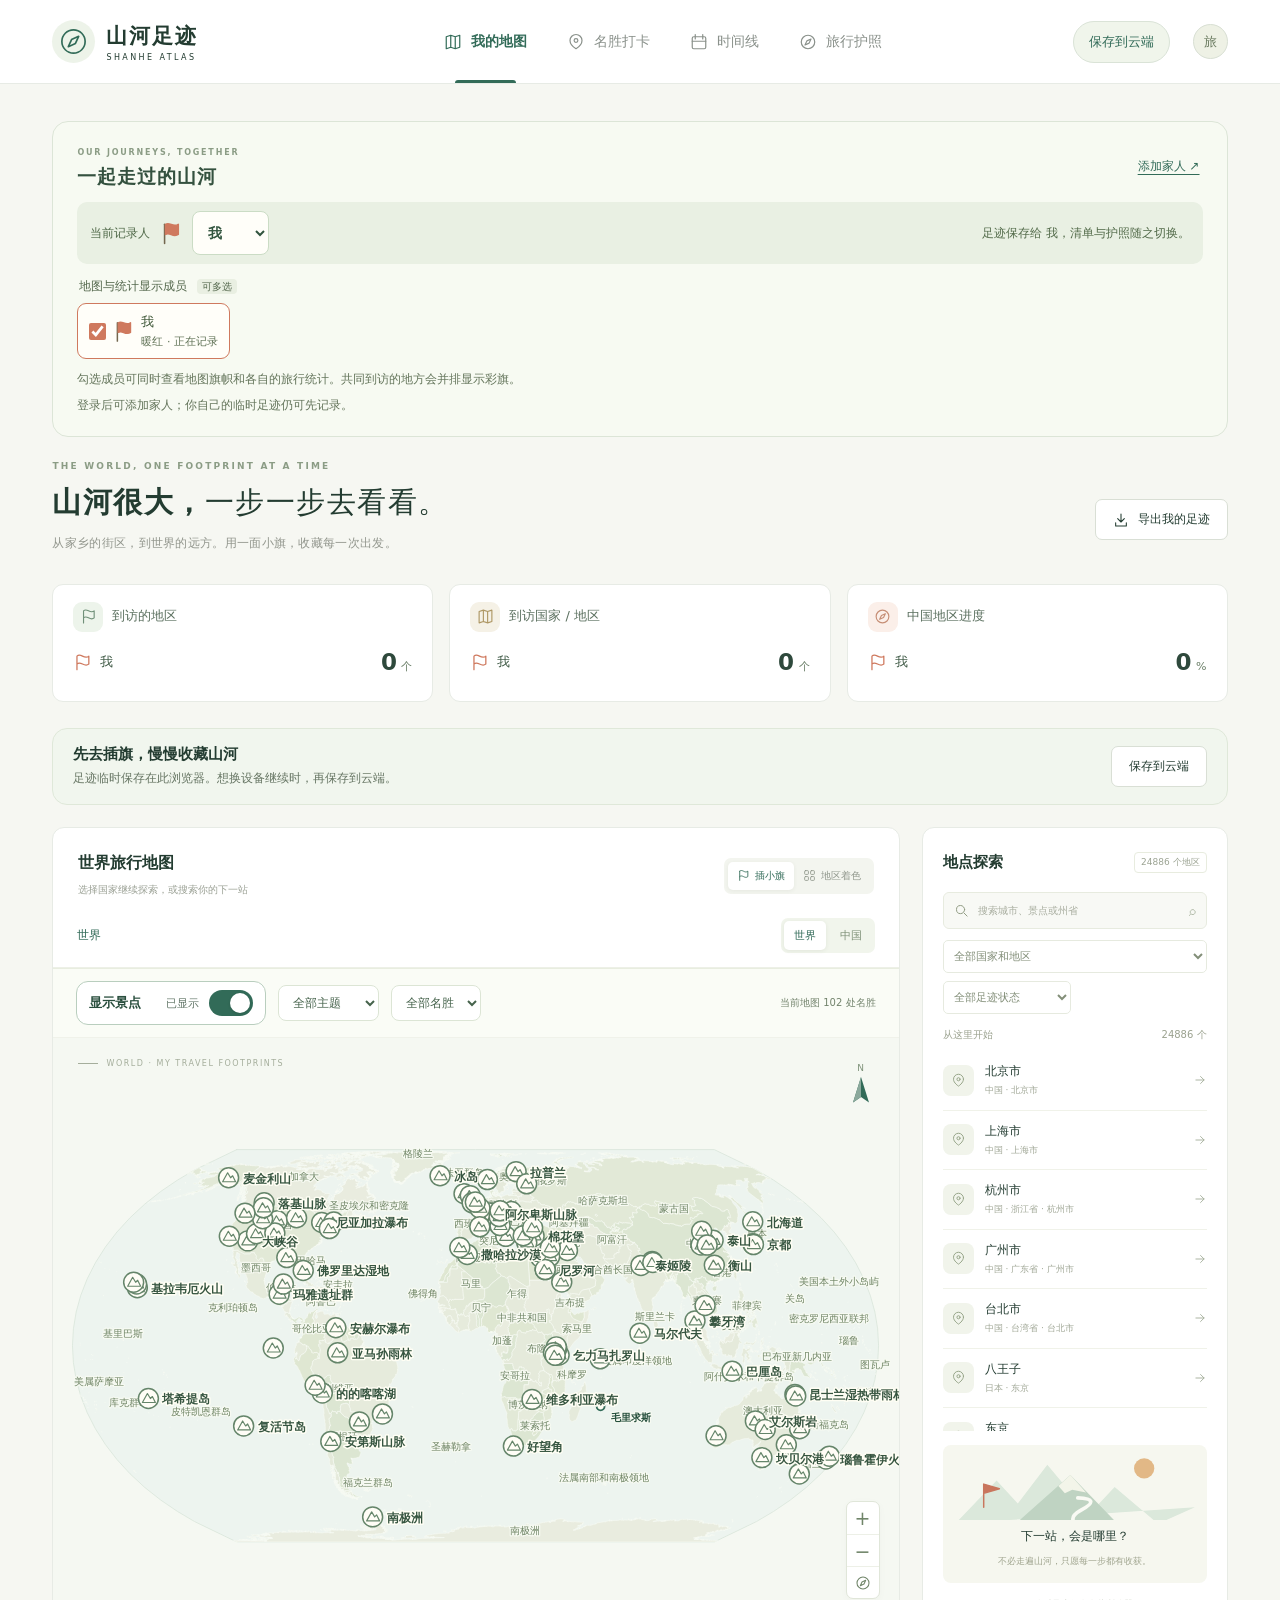
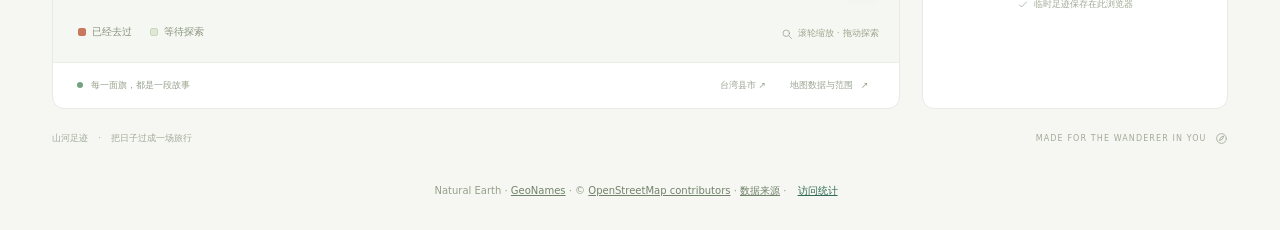
<file: index.html>
<!DOCTYPE html>
<html lang="zh-CN"><head><meta charset="UTF-8"><meta name="viewport" content="width=device-width,initial-scale=1,viewport-fit=cover,interactive-widget=resizes-content"><meta name="theme-color" content="#326b58"><meta name="description" content="把走过的路留在山河之间。在世界地图标记去过的地区，记录第一次到访的日子。"><title>山河足迹 · 我的世界旅行地图</title><link rel="preload" as="fetch" href="assets/geo/world.geo.json?v=20261029-us-incorporated" crossorigin fetchpriority="high"><link rel="preload" as="fetch" href="assets/geo/world-france-parts.geo.json?v=20261029-us-incorporated" crossorigin fetchpriority="high"><link rel="stylesheet" href="style.css?v=20261101-visitors"><link rel="stylesheet" href="mobile.css?v=20261029-timeline-entry"><script src="assets/d3.min.js" defer></script><link rel="stylesheet" href="cloud.css?v=20261030-email-code"><script src="assets/supabase-2.118.0.js" defer></script><script src="cloud-config.js?v=20261022-230" defer></script><script src="visitor-analytics.js?v=20261101-visitors" defer></script><script src="cloud-store.js?v=20261028-landmarks" defer></script><script src="region-migration.js?v=20261022-230" defer></script><script src="region-model.js?v=20261029-us-incorporated" defer></script><script src="guest-store.js?v=20261028-prefectures" defer></script><script src="supabase-provider.js?v=20261030-email-code" defer></script><script src="prefecture-migration.js?v=20261028-prefectures" defer></script><script src="cloud-ui.js?v=20261101-visitors" defer></script><script src="landmark-catalog.js?v=20261028-travel100" defer></script><script src="landmark-model.js?v=20261029-world-wuyue" defer></script><script src="landmark-store.js?v=20261028-landmarks" defer></script><script src="landmark-ui.js?v=20261029-timeline-entry" defer></script><script src="landmark-map.js?v=20261029-landmark-find" defer></script><script src="family-store.js?v=20261030-email-code" defer></script><script src="family-ui.js?v=20261029-family-summary" defer></script><script src="family-adapter.js?v=20261028-family" defer></script><script src="family-map-model.js?v=20261028-family" defer></script><link rel="stylesheet" href="family.css?v=20261029-family-summary"><script src="city-catalog.js?v=20261029-us-incorporated" defer></script><script src="map-data-loader.js?v=20261127-japan-cities" defer></script><script src="app.js?v=20261101-country-label" defer></script><link rel="stylesheet" href="world.css?v=20261101-country-label"><link rel="stylesheet" href="landmarks.css?v=20261028-travel100"><link rel="stylesheet" href="landmark-map.css?v=20261029-visibility-switch"><link rel="stylesheet" href="prefecture.css?v=20261028-prefectures"></head>
<body>
<svg class="icon-defs" aria-hidden="true"><defs>
<symbol id="i-compass" viewBox="0 0 24 24"><circle cx="12" cy="12" r="9"/><path d="m16 8-2.5 5.5L8 16l2.5-5.5Z"/></symbol>
<symbol id="i-map" viewBox="0 0 24 24"><path d="m3 5 6-2 6 2 6-2v16l-6 2-6-2-6 2Zm6-2v16m6-14v16"/></symbol>
<symbol id="i-flag" viewBox="0 0 24 24"><path d="M5 21V4m0 0c5-5 9 5 15 0v10c-6 5-10-5-15 0"/></symbol>
<symbol id="i-grid" viewBox="0 0 24 24"><rect x="3" y="3" width="7" height="7" rx="1.5"/><rect x="14" y="3" width="7" height="7" rx="1.5"/><rect x="3" y="14" width="7" height="7" rx="1.5"/><rect x="14" y="14" width="7" height="7" rx="1.5"/></symbol>
<symbol id="i-chart" viewBox="0 0 24 24"><path d="M4 20V10m8 10V4m8 16v-7"/></symbol>
<symbol id="i-search" viewBox="0 0 24 24"><circle cx="10.5" cy="10.5" r="6.5"/><path d="m16 16 5 5"/></symbol>
<symbol id="i-arrow" viewBox="0 0 24 24"><path d="M5 12h14m-6-6 6 6-6 6"/></symbol>
<symbol id="i-pin" viewBox="0 0 24 24"><path d="M20 10c0 6-8 11-8 11S4 16 4 10a8 8 0 1 1 16 0Z"/><circle cx="12" cy="10" r="2.5"/></symbol>
<symbol id="i-download" viewBox="0 0 24 24"><path d="M12 3v12m-5-5 5 5 5-5M4 16v5h16v-5"/></symbol>
<symbol id="i-calendar" viewBox="0 0 24 24"><rect x="3" y="5" width="18" height="16" rx="2"/><path d="M7 2v6m10-6v6M3 11h18"/></symbol>
<symbol id="i-check" viewBox="0 0 24 24"><path d="m5 12 4 4L19 6"/></symbol>
<symbol id="i-close" viewBox="0 0 24 24"><path d="m6 6 12 12M6 18 18 6"/></symbol>
</defs></svg>
<header class="topbar"><a class="brand" href="./" aria-label="山河足迹首页"><span class="brand-icon"><svg><use href="#i-compass"/></svg></span><span>山河足迹<small>SHANHE ATLAS</small></span></a><nav aria-label="主导航"><button class="nav-item active" data-view="map"><svg><use href="#i-map"/></svg>我的地图</button><button class="nav-item" data-view="landmarks"><svg><use href="#i-pin"/></svg>名胜打卡</button><button class="nav-item" data-view="stats"><svg><use href="#i-calendar"/></svg>时间线</button><button class="nav-item" data-view="passport"><svg><use href="#i-compass"/></svg>旅行护照</button></nav><div class="top-right"><button type="button" class="cloud-account-button" id="cloud-account-btn" aria-haspopup="dialog">保存到云端</button><button class="avatar" id="help-btn" aria-label="使用说明">旅</button></div></header>
<main>
<section id="family-panel"></section>
<section class="welcome"><div><div class="eyebrow">THE WORLD, ONE FOOTPRINT AT A TIME</div><h1>山河很大，<span>一步一步去看看。</span></h1><p>从家乡的街区，到世界的远方。用一面小旗，收藏每一次出发。</p></div><button class="button secondary export-btn" id="export-btn" aria-label="导出我的足迹"><svg><use href="#i-download"/></svg>导出我的足迹</button></section>
<section class="summary family-summary" aria-label="旅行概览">
  <div class="stat-card">
    <div class="summary-card-heading"><span class="stat-icon mint" aria-hidden="true"><svg><use href="#i-flag"/></svg></span><h2 class="stat-label" id="summary-regions-heading">到访的地区</h2></div>
    <ul class="summary-members" id="summary-regions" aria-labelledby="summary-regions-heading"></ul>
  </div>
  <div class="stat-card">
    <div class="summary-card-heading"><span class="stat-icon sand" aria-hidden="true"><svg><use href="#i-map"/></svg></span><h2 class="stat-label" id="summary-countries-heading" title="合并每位成员的城市、地区与已到访景点；同一国家／地区只计一次">到访国家 / 地区</h2></div>
    <ul class="summary-members" id="summary-countries" aria-labelledby="summary-countries-heading"></ul>
  </div>
  <div class="stat-card">
    <div class="summary-card-heading"><span class="stat-icon peach" aria-hidden="true"><svg><use href="#i-compass"/></svg></span><h2 class="stat-label" id="summary-progress-heading">中国地区进度</h2></div>
    <ul class="summary-members" id="summary-progress" aria-labelledby="summary-progress-heading"></ul>
  </div>
  <p id="summary-empty" class="summary-empty" hidden>请在上方勾选成员，查看各自的旅行统计。</p>
</section>
<section class="cloud-banner" id="cloud-banner" aria-labelledby="cloud-heading"><div><h2 id="cloud-heading">先去插旗，慢慢收藏山河</h2><p id="cloud-description">足迹临时保存在此浏览器。想换设备继续时，再保存到云端。</p></div><button class="button secondary" id="cloud-banner-action" type="button">保存到云端</button></section>
<div class="workspace" id="map-view"><button class="mobile-search" id="open-city-picker" aria-haspopup="dialog"><svg><use href="#i-search"/></svg><span>搜索城市或景点，记录足迹</span><span class="search-action">去插旗</span></button><section class="map-card"><div class="map-toolbar"><div><h2 id="map-heading">世界旅行地图</h2><p id="map-description">选择国家继续探索，或搜索你的下一站</p></div><div class="mode-switch" aria-label="地图标记方式"><button id="flag-mode" class="active" aria-pressed="true"><svg><use href="#i-flag"/></svg>插小旗</button><button id="fill-mode" aria-pressed="false"><svg><use href="#i-grid"/></svg>地区着色</button></div></div><div class="map-navigation"><div id="map-breadcrumb" class="map-breadcrumb" aria-label="地图层级"></div><div class="scope-shortcuts"><button id="world-shortcut">世界</button><button id="china-shortcut">中国</button></div></div><div class="landmark-map-controls" aria-label="名胜地图筛选"><label class="landmark-visibility-switch"><input type="checkbox" role="switch" id="landmark-map-toggle" aria-label="显示景点" checked><span class="landmark-switch-label">显示景点</span><span class="landmark-switch-state" aria-hidden="true"><span class="when-visible">已显示</span><span class="when-hidden">已隐藏</span></span><span class="landmark-switch-track" aria-hidden="true"></span></label><select id="landmark-map-theme" aria-label="名胜主题"><option value="all">全部主题</option></select><select id="landmark-map-status" aria-label="名胜到访状态"><option value="all">全部名胜</option><option value="visited">已去过</option><option value="wish">想去</option><option value="unvisited">未去过</option></select><small id="landmark-map-count" aria-live="polite"></small></div><div class="map-focus-row" id="map-focus-row" hidden><label for="map-region-focus">定位地区</label><select id="map-region-focus"><option value="">完整地图</option></select></div><div id="startup-status" class="map-startup-status" role="status" hidden></div><div class="map-stage" id="map-stage"><div class="map-loading" id="map-loading">正在展开山河地图…</div><svg id="china-map" viewBox="0 0 1000 740" role="img" aria-label="世界旅行足迹交互地图"></svg><button class="map-touch-toggle" id="map-touch-toggle" aria-pressed="false">拖动地图</button><div class="map-caption"><span class="caption-line"></span><span id="map-caption-text">WORLD · MY TRAVEL FOOTPRINTS</span></div><div class="compass" aria-hidden="true"><span>N</span><svg viewBox="0 0 30 48"><path d="M15 4 25 36 15 29 5 36Z" fill="#326b58"/><path d="m15 4 0 25-10 7Z" fill="#8ba99c"/></svg></div><div class="map-controls"><button id="zoom-in" aria-label="放大地图">+</button><button id="zoom-out" aria-label="缩小地图">−</button><button id="zoom-reset" aria-label="重置地图视角"><svg><use href="#i-compass"/></svg></button></div><div class="map-legend"><span><i class="legend-dot visited"></i>已经去过</span><span><i class="legend-dot"></i>等待探索</span></div><div class="mobile-map-hint" id="mobile-map-hint">轻点城市标记 · 上下滑动浏览</div><div class="map-hint"><svg><use href="#i-search"/></svg>滚轮缩放 · 拖动探索</div><div id="map-tooltip" class="map-tooltip" hidden></div></div><div class="map-footer"><span><i></i> 每一面旗，都是一段故事</span><button id="focus-taiwan" aria-label="查看台湾县市">台湾县市 ↗</button><button id="coverage-btn">地图数据与范围 <span>↗</span></button></div></section>
<aside class="city-panel" id="city-panel"><div class="panel-heading"><h2 id="picker-title">地点探索</h2><span id="total-badge">全球地区</span><button type="button" class="icon-button picker-close" id="close-city-picker" aria-label="关闭城市搜索"><svg><use href="#i-close"/></svg></button></div><label class="search-box"><svg><use href="#i-search"/></svg><input type="search" enterkeyhint="search" id="city-search" placeholder="搜索城市、景点或州省" autocomplete="off" aria-label="搜索城市或景点"><kbd>⌕</kbd></label><div class="filters"><select id="country-filter" aria-label="按国家和地区筛选"><option value="all">全部国家和地区</option></select><select id="province-filter" hidden aria-label="按省份筛选"><option value="all">全部省份</option></select><select id="status-filter" aria-label="按足迹状态筛选"><option value="all">全部足迹状态</option><option value="visited">已经去过</option><option value="unvisited">尚未到访</option></select></div><div class="list-title"><span id="list-heading">从这里开始</span><span id="result-count"></span></div><div id="city-list" class="city-list" aria-live="polite"></div><div class="journey-note"><div class="note-art" aria-hidden="true"><svg viewBox="0 0 260 90"><path d="M0 80 45 33 68 58 100 16 145 70 173 40 220 80 260 62" fill="#dbe8db"/><path d="m60 85 65-58 56 58" fill="#bfd3c2"/><path d="m112 39 13-12 17 19-15-3-8 4Z" fill="#f3f5e9"/><path d="M145 87q-30-10-8-22t-4-13" fill="none" stroke="#f9faf4" stroke-width="4"/><circle cx="205" cy="20" r="11" fill="#e2b886"/><path d="M31 62V37m0 0 17 5-17 5" fill="#c9765d" stroke="#c9765d" stroke-width="1.6"/></svg></div><h3>下一站，会是哪里？</h3><p>不必走遍山河，只愿每一步都有收获。</p></div><div class="storage-note"><svg><use href="#i-check"/></svg><span id="archive-storage-note">临时足迹保存在此浏览器</span></div></aside></div>
<section class="page-card" id="cities-view" hidden><div class="section-heading"><div class="eyebrow">YOUR FOOTPRINT COLLECTION</div><h2>走过的地方，珍藏的故事。</h2><p>每一段足迹，都有自己的初见时刻。</p></div><div id="visited-grid" class="visited-grid"></div></section>
<section class="page-card" id="stats-view" hidden><div class="section-heading"><div class="eyebrow">A LITTLE FURTHER, EVERY TIME</div><h2>初次到访时间线</h2><p>按当前记录人，回看城市和景点第一次到访的日子。点击“编辑日期”可修改，保存后按日期重新排序；未填写日期的足迹放在最后。</p></div><div class="stats-columns"><div><h3>第一次走到这里</h3><div id="timeline"></div></div><div><h3>各地探索进度</h3><div id="province-stats"></div></div></div></section>
<section id="landmarks-view" hidden></section><section id="passport-view" hidden></section><footer class="site-footer"><span>山河足迹 <span class="footer-dot">·</span> 把日子过成一场旅行</span><span>MADE FOR THE WANDERER IN YOU <svg><use href="#i-compass"/></svg></span></footer>
<div class="data-credit">Natural Earth · <a href="https://www.geonames.org/" target="_blank" rel="noopener">GeoNames</a> · © <a href="https://www.openstreetmap.org/copyright" target="_blank" rel="noopener">OpenStreetMap contributors</a> · <a href="assets/geo/world-data-sources.md" target="_blank" rel="noopener">数据来源</a> · <button type="button" id="analytics-info-button" class="analytics-footer-button" aria-haspopup="dialog">访问统计</button></div></main>
<dialog id="city-picker" aria-labelledby="picker-title"></dialog>
<dialog id="region-dialog" class="world-region-dialog" aria-labelledby="region-title"><div class="dialog-top"><span class="eyebrow">CHOOSE A CITY</span><button type="button" id="close-region" class="icon-button" aria-label="关闭城市选择"><svg><use href="#i-close"/></svg></button></div><div id="region-country" class="detail-province"></div><h2 id="region-title"></h2><p id="region-intro"></p><div id="region-search-field" class="region-search-field" hidden><label for="region-search">查找这个地区的城市</label><input id="region-search" type="search" placeholder="输入英文地名或已有中文名称" autocomplete="off"></div><div id="region-cities" class="region-cities"></div><nav id="region-pagination" class="region-pagination" aria-label="城市列表分页" hidden><button type="button" id="region-prev">上一页</button><span id="region-page-status" role="status"></span><button type="button" id="region-next">下一页</button></nav><p id="region-note" class="form-hint"></p><button type="button" id="region-legacy" class="region-legacy" hidden>整理这条省州的旧足迹</button><button type="button" id="region-focus" class="button secondary">在地图中查看这些城市 ↗</button></dialog>
<dialog id="city-dialog" aria-labelledby="detail-city"><form id="city-form"><div class="dialog-top"><span class="eyebrow">A PLACE TO REMEMBER</span><button type="button" class="icon-button" id="close-dialog" aria-label="关闭地区详情"><svg><use href="#i-close"/></svg></button></div><div class="detail-city-icon"><svg><use href="#i-pin"/></svg></div><div class="detail-province" id="detail-province"></div><h2 id="detail-city"></h2><p id="detail-member" class="family-record-owner"></p><button type="button" class="detail-map-link" id="detail-show-map">在地图中查看 ↗</button><p class="detail-subtitle">山水一程，在这里留下你的故事。</p><section id="legacy-city-choice" class="legacy-city-choice" hidden><label for="legacy-city-target">整理这条旧省州足迹</label><p>首府城市已有记录，或尚不能唯一确定首府时，原内容会单独保留。你可以选择实际去过的城市；已有足迹的城市不会被覆盖。</p><select id="legacy-city-target" aria-label="将旧省州足迹归到城市"><option value="">保留这条旧记录</option></select></section><section id="detail-county-history" class="county-history" hidden><h3>此前的县区记录</h3><p>日期和笔记完整保留，不重复插旗或计数。取消城市到访也不会删除这些历史内容。</p><div id="detail-county-history-list"></div></section><label class="visited-checkbox"><input type="checkbox" id="detail-visited"><span><svg><use href="#i-flag"/></svg>我去过这里</span></label><label class="field-label" for="detail-date">第一次到访的日子 <span>选填</span></label><input type="date" id="detail-date" class="form-input"><label class="field-label" for="detail-note">旅行记忆 <span>选填</span></label><textarea id="detail-note" maxlength="600" placeholder="一碗难忘的面，一场偶遇，或一个想再去的理由…" rows="4"></textarea><p class="form-hint">日期可以留空，记忆也可以慢慢补上。</p><p id="detail-save-status" class="detail-save-status" role="status"></p><button type="button" id="detail-reload-cloud" class="detail-reload" hidden>读取最新云端记录并重新编辑</button><div class="dialog-actions"><button type="submit" class="button primary save-button"><svg><use href="#i-check"/></svg>保存这段足迹</button><button type="button" id="remove-visit" class="remove-visit" hidden>移除这段足迹</button></div></form></dialog>
<dialog id="cloud-dialog" aria-labelledby="cloud-title"><div class="cloud-dialog-content">
<div class="dialog-top"><span class="eyebrow">YOUR STORIES, EVERYWHERE</span><button type="button" class="icon-button" id="cloud-close" aria-label="关闭云端存档"><svg><use href="#i-close"/></svg></button></div>
<h2 id="cloud-title">继续收藏你的山河</h2><p class="cloud-intro">先在地图留下足迹。想换台设备继续时，用邮箱收藏这一路的故事。</p>
<div id="cloud-auth-area"><div class="cloud-tabs" id="cloud-tabs"><button type="button" id="cloud-login-tab" aria-pressed="true">登录</button><button type="button" id="cloud-signup-tab" aria-pressed="false">注册</button></div>
<form id="cloud-auth-form"><div id="cloud-email-field"><label for="cloud-email">邮箱</label><input id="cloud-email" type="email" autocomplete="email" inputmode="email" required placeholder="你的常用邮箱"></div>
<div id="cloud-password-field"><label for="cloud-password">密码</label><input id="cloud-password" type="password" autocomplete="current-password" required minlength="1" maxlength="128" placeholder="至少 8 位密码"></div>
<div id="cloud-confirm-field" hidden><label for="cloud-password-confirm">再次输入密码</label><input id="cloud-password-confirm" type="password" autocomplete="new-password" disabled minlength="8" maxlength="128" placeholder="再输入一次，确认无误"></div>
<div id="cloud-code-field" hidden><label for="cloud-code">邮箱验证码</label><input id="cloud-code" type="text" inputmode="numeric" autocomplete="one-time-code" disabled maxlength="16" pattern="[0-9]{8}" aria-describedby="cloud-code-help" placeholder="最新邮件中的 8 位数字"><p id="cloud-code-help" class="cloud-note">在邮箱查看验证码，再回到此页面输入。验证码有效期为 1 小时，只能使用一次；旧邮件没有验证码时，请重新发送验证邮件。</p></div>
<button type="submit" class="button primary" id="cloud-submit">登录并保存到云端</button></form>
<button type="button" class="cloud-link cloud-verify-entry" id="cloud-verify-entry">输入邮箱验证码</button><button type="button" class="cloud-link cloud-resend" id="cloud-resend">重新发送验证邮件</button><button type="button" class="cloud-link" id="cloud-forgot">忘记密码？</button><button type="button" class="cloud-link" id="cloud-back-login" hidden>返回登录</button>
<p class="cloud-note">注册或登录时，将把当前临时地区足迹和名胜记录保存到此邮箱的账号。同一地点有不同内容时，临时草稿会保留供整理。注册后需完成邮箱验证。</p></div>
<div id="cloud-signed-in" hidden><p id="cloud-account-email" class="cloud-account-email"></p><p id="cloud-status-inline" class="cloud-message"></p>
<div id="cloud-transfer-area" class="cloud-transfer-panel" hidden><h3>此浏览器的临时足迹</h3><p id="cloud-transfer-status" class="cloud-message" role="status"></p><p class="cloud-note">补充云端尚未记录的地区；有不同内容的临时草稿会保留，供你继续整理。</p><button type="button" class="button primary" id="cloud-transfer-retry">将临时足迹存入当前账号</button></div>
<button type="button" class="button secondary" id="cloud-refresh">读取最新云端足迹</button><p class="cloud-note" id="cloud-import-count"></p><button type="button" class="button primary" id="cloud-import">导入本机旧足迹</button><button type="button" class="cloud-link" id="cloud-logout">退出当前账号</button></div>
<p id="cloud-message" class="cloud-message" role="status" aria-live="polite"></p></div></dialog>
<dialog id="info-dialog"><div class="info-content"><button class="icon-button" id="close-info" aria-label="关闭说明"><svg><use href="#i-close"/></svg></button><div id="info-body"></div></div></dialog><div class="toast" id="toast" role="status"></div>
<dialog id="analytics-dialog" aria-labelledby="analytics-title"><div class="info-content"><button type="button" class="icon-button" id="close-analytics" aria-label="关闭访问统计说明"><svg><use href="#i-close"/></svg></button><h2 id="analytics-title">匿名访问统计</h2><p>帮助我们了解有多少人使用山河足迹。每次打开或刷新网页会记录一次访问，以随机编号识别同一浏览器，并区分访问开始时的登录状态。</p><p>统计不采集邮箱、旅行足迹、笔记或页面参数，不与个人账号关联。不同设备、浏览器或清除浏览器数据后会分别计数；未登录访客不等于从未注册的用户。</p><label class="analytics-setting"><input type="checkbox" id="analytics-enabled" checked><span>允许此浏览器参与匿名访问统计</span></label><p id="analytics-status" role="status"></p><p>关闭只影响后续统计，不影响地图、临时足迹和云端存档。浏览器已开启“禁止跟踪”或全局隐私控制时，我们也会停止统计。</p></div></dialog>
</body></html>
</file>
<file: style.css>
#china-map{stroke:none}
:root{--green:#326b58;--dark:#233c31;--muted:#8b948d;--border:#e7ebe5;--page:#f6f7f2;--coral:#cf795e}*{box-sizing:border-box}body{margin:0;color:var(--dark);background:var(--page);font-family:'PingFang SC','Microsoft YaHei','Noto Sans CJK SC',system-ui,sans-serif;font-size:14px}button,input,select,textarea{font:inherit}button,a,input,select,textarea{-webkit-tap-highlight-color:transparent}button{cursor:pointer}button{color:inherit}button:disabled{cursor:not-allowed}button,a,input,select,textarea{outline-offset:4px}button:focus-visible,a:focus-visible{outline:2px solid var(--green)}svg{width:20px;height:20px;fill:none;stroke:currentColor;stroke-width:1.6;stroke-linecap:round;stroke-linejoin:round;flex-shrink:0}.icon-defs{position:absolute;width:0;height:0;overflow:hidden}button{border:0;background:none}a{color:inherit;text-decoration:none}.topbar{height:84px;padding:0 4.1%;display:flex;align-items:center;justify-content:space-between;background:#fff;border-bottom:1px solid var(--border)}.brand{display:flex;align-items:center;gap:11px;font-size:21px;letter-spacing:2px;font-weight:700}.brand small{display:block;font-size:8px;letter-spacing:2.4px;font-weight:500;margin-top:3px}.brand-icon{width:43px;height:43px;color:var(--green);display:grid;place-items:center;background:#edf3e9;border-radius:50%}.brand-icon svg{width:31px;height:31px;stroke-width:1.3}nav{height:100%;display:flex;gap:38px;margin-left:55px}.nav-item{height:100%;position:relative;display:flex;align-items:center;gap:9px;font-size:14px;color:#8a918b;padding:0 1px}.nav-item.active{color:var(--green);font-weight:600}.nav-item.active:after{content:'';position:absolute;bottom:0;height:3px;background:var(--green);left:12px;right:12px;border-radius:4px 4px 0 0}.nav-item svg{width:18px}.top-right{display:flex;align-items:center;gap:23px}.local-status{font-size:11px;color:#929a92}.local-status i,.map-footer i{display:inline-block;width:6px;height:6px;background:#75a382;border-radius:50%;margin-right:5px}.avatar{width:35px;height:35px;border:1px solid #d8dfd3;border-radius:50%;background:#eef1e5;color:#6b7c61;font-size:13px}main{max-width:1700px;margin:auto;padding:37px 4.1% 0}.welcome{display:flex;align-items:center;justify-content:space-between;margin-bottom:29px}.eyebrow{font-size:9px;letter-spacing:2.2px;font-weight:600;color:#8b9c85}h1{font-size:29px;font-weight:600;letter-spacing:1.5px;margin:12px 0 10px}h1 span{font-weight:400}p{line-height:1.8}.welcome p{font-size:12px;color:#92968d;margin:0;letter-spacing:.3px}.button{display:inline-flex;align-items:center;justify-content:center;gap:9px;border-radius:7px;font-size:12px;padding:11px 17px;transition:.2s}.button svg{width:16px;height:16px}.secondary{border:1px solid #d9dfd5;background:#fff}.secondary:hover{background:#edf3e9}.primary{color:#fff;background:var(--green)}.primary:hover{background:#285744}.export-btn{margin-top:24px}.summary{display:grid;grid-template-columns:repeat(3,1fr);gap:19px;margin-bottom:26px}.stat-card{min-height:104px;background:#fff;border:1px solid var(--border);border-radius:11px;display:flex;align-items:center;padding:19px 25px;gap:18px;position:relative}.stat-icon{width:46px;height:46px;border-radius:13px;display:grid;place-items:center}.stat-icon svg{width:22px;height:22px}.mint{background:#edf4eb;color:#709079}.sand{background:#f5f1e6;color:#ae9764}.peach{background:#fbefe9;color:#c68e75}.stat-label{font-size:11px;color:#888f87}.stat-card strong{font-family:Georgia,serif;font-weight:400;font-size:34px;line-height:1.35;color:#2e493c}.stat-unit{font-size:10px;color:#8f968d;margin-left:9px}.stat-note{margin-left:auto;color:#a1a79d;font-size:10px}.mini-bars{display:flex;align-items:end;gap:5px;height:35px;margin-left:auto}.mini-bars i{width:7px;background:#e9eddf;border-radius:2px}.mini-bars i:nth-child(1){height:14px}.mini-bars i:nth-child(2){height:22px}.mini-bars i:nth-child(3){height:18px}.mini-bars i:nth-child(4){height:28px}.mini-bars i:nth-child(5){height:35px}.progress-ring{width:43px;height:43px;display:grid;place-items:center;margin-left:auto;border-radius:50%;background:conic-gradient(var(--green) 0%,#edf0e8 0);position:relative}.progress-ring:before{content:'';position:absolute;inset:4px;border-radius:50%;background:white}.progress-ring svg{z-index:1;width:16px;color:#97a58e;transform:rotate(-40deg)}.workspace{display:grid;grid-template-columns:minmax(0,1fr) 306px;gap:22px}.map-card,.city-panel,.page-card{background:#fff;border:1px solid var(--border);border-radius:12px;overflow:hidden}.map-toolbar{height:91px;padding:23px 25px 18px;display:flex;align-items:center;justify-content:space-between;gap:10px}h2{font-size:16px;font-weight:600;margin:0}.tag{font-size:9px;background:#f1f4ec;border:1px solid #e5eadf;color:#839373;padding:3px 6px;border-radius:4px;vertical-align:middle;font-weight:400;margin-left:10px}.map-toolbar p{font-size:10px;color:#9aa094;margin:7px 0 0}.mode-switch{display:flex;padding:4px;background:#f3f5ef;border-radius:7px;flex-shrink:0}.mode-switch button{padding:7px 9px;border-radius:5px;display:flex;gap:5px;align-items:center;font-size:10px;color:#91988d}.mode-switch button svg{width:13px;height:13px}.mode-switch .active{background:#fff;color:var(--green);box-shadow:0 1px 4px #344a2b12}.map-stage{position:relative;background:#f5f8f2;background-image:radial-gradient(#c7d5c54d .65px,transparent .65px);background-size:12px 12px;aspect-ratio:1.48;min-height:410px;overflow:hidden;border-top:1px solid #f0f2ea;border-bottom:1px solid #e9eee3}.map-stage>svg{display:block;width:100%;height:100%;position:absolute;inset:0;touch-action:none}.map-caption{position:absolute;top:21px;left:25px;font-size:8px;letter-spacing:1.5px;color:#a5ae9c;display:flex;align-items:center;gap:8px;pointer-events:none}.caption-line{height:1px;width:20px;background:#a5ae9c}.compass{position:absolute;right:26px;top:25px;color:#7d9178;text-align:center;display:grid;pointer-events:none}.compass span{font-size:9px}.compass svg{width:24px;height:40px;stroke:none}.city-shape{stroke:#f7faf3;stroke-width:.6;cursor:pointer;transition:fill .2s;vector-effect:non-scaling-stroke;outline:none}.city-shape:hover,.city-shape:focus-visible{fill:#b7cfab!important;stroke:#4e7e63;stroke-width:1.4}.province-border{pointer-events:none;fill:none;stroke:#a6bea1;stroke-width:.85;vector-effect:non-scaling-stroke;opacity:.75}.city-shape.visited{fill:#d1dfba}.fill-mode .city-shape.visited{fill:#82aa83;stroke:#e9f2df}.city-label{font-size:10px;fill:#758770;stroke:#f5f8f1;stroke-width:2px;paint-order:stroke;pointer-events:none;font-family:'Microsoft YaHei',sans-serif}.city-marker{cursor:pointer;filter:drop-shadow(0 2px 2px #2b473120)}.map-controls{position:absolute;bottom:63px;right:19px;display:flex;flex-direction:column;border:1px solid #e0e6d9;border-radius:7px;box-shadow:0 2px 8px #39512b07;background:#fff;overflow:hidden}.map-controls button{width:32px;height:32px;font-size:19px;color:#708569;display:grid;place-items:center}.map-controls button+button{border-top:1px solid #edf0e7}.map-controls button:hover{background:#edf3e9}.map-controls svg{width:16px;height:16px}.map-legend{position:absolute;bottom:23px;left:25px;display:flex;gap:18px;font-size:10px;color:#89947f;pointer-events:none}.map-legend span{display:flex;align-items:center;gap:6px}.legend-dot{display:block;width:8px;height:8px;border-radius:2px;background:#dfE7d6;border:1px solid #cad8c0}.legend-dot.visited{background:#c8785d;border-color:#c8785d}.map-hint{position:absolute;bottom:22px;right:20px;font-size:9px;color:#9ba58e;display:flex;align-items:center;gap:5px;pointer-events:none}.map-hint svg{width:12px;height:12px}.map-footer{height:45px;display:flex;align-items:center;justify-content:space-between;padding:0 24px;color:#99a18e;font-size:9px}.map-footer button{font-size:9px;color:#9ca594}.map-footer button span{padding-left:5px}.map-tooltip{position:absolute;background:#fffdf8;box-shadow:0 3px 15px #344b2820;border:1px solid #e0e8d8;padding:8px 12px;border-radius:6px;pointer-events:none;z-index:4;font-size:11px;max-width:200px}.map-loading{position:absolute;inset:0;display:grid;place-items:center;color:#809375;font-size:13px}.city-panel{padding:23px 20px 0;display:flex;flex-direction:column}.panel-heading{display:flex;justify-content:space-between;align-items:center;margin-bottom:19px}.panel-heading h2{font-size:15px}.panel-heading>span{font-size:9px;color:#9ba392;border:1px solid #e8ecdf;border-radius:4px;padding:3px 6px}.search-box{display:flex;align-items:center;gap:7px;background:#f8f9f5;border:1px solid #e7ebdf;border-radius:6px;padding:10px}.search-box svg{width:15px;height:15px;color:#929d85}.search-box input{background:none;border:0;min-width:0;width:100%;font-size:10px;color:#405b42;outline:none}.search-box input::placeholder{color:#a8ad9f}.search-box kbd{color:#a6b09c;font-size:13px;font-family:inherit}.filters{display:flex;gap:8px;margin:11px 0 22px}.filters select{border:1px solid #e6eadf;border-radius:5px;padding:8px 6px;background:#fff;color:#838f79;font-size:10px;width:50%;cursor:pointer}.list-title{display:flex;justify-content:space-between;font-size:10px;color:#9aa18e;margin-bottom:9px}.city-list{overflow-y:auto;max-height:258px;min-height:232px;scrollbar-width:thin;scrollbar-color:#dfe7d7 transparent}.city-row{display:flex;align-items:center;gap:11px;text-align:left;width:100%;padding:12px 0;border-bottom:1px solid #f0f2e9}.city-row:last-child{border:0}.city-row:hover .city-row-name{color:var(--green)}.city-row-icon{width:31px;height:31px;border-radius:8px;background:#f1f4eb;display:grid;place-items:center;color:#98a68a}.city-row-icon svg{width:15px;height:15px}.city-row-icon.done{background:#f8ede4;color:#c27e61}.city-row-name{font-size:12px;font-weight:500}.city-row-meta{font-size:9px;color:#a0a796;margin-top:4px;display:block}.city-row>svg{margin-left:auto;color:#a6b09c;width:14px;height:14px}.empty-results{padding:30px 0;text-align:center;font-size:12px;color:#9aa58e;line-height:2}.journey-note{background:#f6f7ef;border-radius:8px;margin-top:auto;padding:5px 8px 14px;text-align:center}.note-art{height:70px;overflow:hidden}.note-art svg{width:100%;height:83px;stroke:none}.journey-note h3{font-size:12px;font-weight:500;margin:8px 0}.journey-note p{font-size:9px;color:#a0a58f;margin:0}.storage-note{font-size:9px;color:#a1aa95;display:flex;align-items:center;gap:5px;justify-content:center;padding:15px 0}.storage-note svg{width:12px;height:12px}.site-footer{padding:23px 0;display:flex;justify-content:space-between;align-items:center;font-size:9px;color:#a3aa9a}.site-footer>span:last-child{font-size:8px;letter-spacing:1.1px;display:flex;gap:8px;align-items:center}.site-footer svg{width:13px;height:13px}.footer-dot{margin:0 7px}.page-card{padding:30px;min-height:530px}.section-heading{margin-bottom:30px}.section-heading h2{font-size:23px;margin-top:12px;font-weight:500}.section-heading p{font-size:12px;color:#8a9583}.visited-grid{display:grid;grid-template-columns:repeat(4,1fr);gap:18px}.visited-city{border:1px solid #e2e9db;border-radius:10px;padding:22px;text-align:left;background:#f9fbf5}.visited-city>svg{color:var(--coral);width:25px;height:25px;margin-bottom:16px}.visited-city h3{font-size:18px;margin:0 0 9px}.visited-city p{font-size:11px;color:#8f9b83;margin:4px 0}.visited-city .memory{color:#607754;white-space:pre-wrap;word-break:break-word;margin-top:14px;font-size:12px}.empty-collection{grid-column:1/-1;padding:70px 0;text-align:center;color:#8c9a80}.empty-collection>svg{width:40px;height:40px;color:#a9ba9d;margin-bottom:10px}.empty-collection p{margin:10px 0 22px;font-size:12px}.stats-columns{display:grid;grid-template-columns:1fr 1fr;gap:70px}.stats-columns h3{font-size:14px;margin:0 0 25px}.bar-row{margin:16px 0}.bar-label{display:flex;justify-content:space-between;color:#7e8d75;font-size:11px;margin-bottom:7px}.bar-track{height:7px;border-radius:7px;background:#f0f4e9}.bar-track i{display:block;height:100%;background:#a1bd91;border-radius:7px}.timeline-item{position:relative;border-left:1px solid #d6e2cd;padding:0 0 24px 20px;margin-left:5px}.timeline-item:before{position:absolute;content:'';width:7px;height:7px;border-radius:50%;background:#82a873;left:-4px;top:5px}.timeline-item small{font-size:10px;color:#97a28b}.timeline-item h4{margin:7px 0;font-size:13px}.timeline-item p{margin:0;font-size:11px;color:#8b9880;white-space:pre-wrap;word-break:break-word}dialog{border:1px solid #e3e9db;border-radius:17px;padding:0;box-shadow:0 20px 100px #21392225;max-height:90vh;overflow:auto;width:440px;background:#fdfefb;color:var(--dark)}dialog::backdrop{background:#233d354f;backdrop-filter:blur(4px)}#city-form{padding:27px 32px 22px}.dialog-top{display:flex;align-items:center;justify-content:space-between;margin-bottom:15px}.icon-button{width:30px;height:30px;display:grid;place-items:center;border-radius:50%;color:#97a08f}.icon-button:hover{background:#eaf1e3}.icon-button svg{width:17px;height:17px}.detail-city-icon{background:#eef4e8;width:51px;height:51px;border-radius:14px;display:grid;place-items:center;color:#6e9563;margin-bottom:19px}.detail-city-icon svg{width:25px;height:25px}.detail-province{font-size:11px;color:#92a181;margin-bottom:7px}#detail-city{font-size:29px;letter-spacing:1px}.detail-subtitle{font-size:11px;color:#9aa28f;margin:10px 0 24px}.visited-checkbox{display:flex;align-items:center;gap:10px;padding:13px;border:1px solid #dce6d2;border-radius:7px;background:#f4f8ee;margin-bottom:25px;cursor:pointer}.visited-checkbox input{accent-color:var(--green);width:16px;height:16px}.visited-checkbox span{display:flex;align-items:center;gap:9px;font-size:12px;color:#557749}.visited-checkbox svg{width:15px;height:15px}.field-label{display:flex;align-items:center;font-size:12px;margin:17px 0 9px;gap:8px}.field-label span{font-size:9px;color:#a4ad99}.form-input,textarea{width:100%;padding:11px 12px;border:1px solid #dfe6d6;border-radius:6px;background:#fff;color:#59704d;font-size:12px;outline-color:#97b487}textarea{resize:vertical;min-height:90px;line-height:1.8}textarea::placeholder{color:#abb39f}.form-hint{font-size:10px;color:#9ca58f;margin:8px 0 20px}.save-button{width:100%;padding:12px}.remove-visit{font-size:10px;color:#b7816a;text-align:center;display:block;margin:14px auto 0}.info-content{padding:30px;line-height:1.9}.info-content>.icon-button{float:right}.info-content h2{margin-bottom:18px;font-size:20px}.info-content p{font-size:12px;color:#7f8d75}.info-content a{color:var(--green);text-decoration:underline}.toast{position:fixed;bottom:28px;left:50%;transform:translate(-50%,15px);padding:12px 22px;background:#2e5746;color:#fff;font-size:12px;border-radius:8px;box-shadow:0 5px 20px #294c3020;opacity:0;transition:.2s;pointer-events:none;z-index:100}.toast.visible{opacity:1;transform:translate(-50%,0)}[hidden]{display:none!important}
@media(min-width:1500px){.map-stage{aspect-ratio:1.58}.city-list{max-height:330px}.journey-note{margin-top:auto}.city-panel{padding-top:26px}.map-toolbar{height:98px}}@media(max-width:1150px){.stat-note{display:none}.workspace{grid-template-columns:minmax(0,1fr) 275px;gap:16px}.city-panel{padding-left:16px;padding-right:16px}.map-toolbar{padding:20px 17px}.map-toolbar h2{font-size:14px}.tag{display:none}.map-stage{min-height:440px}.stat-card{padding:18px}.top-right .local-status{display:none}.map-hint{display:none}.city-list{min-height:260px}}@media(max-width:850px){.topbar{padding:0 5%;height:72px}nav{gap:20px;margin:0}.nav-item{font-size:12px}.nav-item svg{display:none}.top-right{display:none}.brand{font-size:17px}.brand-icon{width:35px;height:35px}.brand-icon svg{width:26px;height:26px}main{padding:28px 5% 0}h1{font-size:25px;line-height:1.6}.welcome{align-items:flex-start}.export-btn{font-size:0;padding:10px}.export-btn svg{width:17px}.summary{gap:10px;margin-bottom:18px}.stat-card{padding:15px 12px;gap:10px;min-height:96px}.stat-icon{width:33px;height:33px;border-radius:9px}.stat-icon svg{width:18px;height:18px}.stat-label{font-size:9px}.stat-card strong{font-size:28px}.mini-bars,.progress-ring{display:none}.stat-unit{font-size:9px;margin-left:5px}.workspace{grid-template-columns:1fr}.map-stage{min-height:420px;aspect-ratio:1.4}.city-panel{padding:23px;display:block}.city-list{max-height:300px;min-height:180px}.journey-note{display:none}.filters{margin-bottom:17px}.site-footer>span:last-child{display:none}.visited-grid{grid-template-columns:repeat(2,1fr)}.stats-columns{gap:30px}.page-card{padding:23px}}@media(max-width:480px){.brand small{font-size:6px;letter-spacing:1.5px}.brand{gap:7px;font-size:15px}.brand-icon{width:30px;height:30px}nav{gap:15px}.nav-item{font-size:11px}.summary{gap:7px}.stat-icon{display:none}.stat-card{min-height:85px;padding:13px}.stat-label{font-size:9px}.stat-card strong{font-size:30px}.stat-unit{font-size:8px}.welcome{margin-bottom:22px}.welcome .eyebrow{font-size:8px}h1{font-size:22px;letter-spacing:.3px}h1 span{display:block}.welcome p{font-size:10px;max-width:250px;line-height:1.9}.export-btn{margin-top:38px}.map-toolbar{padding:16px 13px;height:84px}.map-toolbar h2{font-size:12px}.map-toolbar p{font-size:8px;max-width:140px;line-height:1.7}.mode-switch button{font-size:9px;padding:6px}.mode-switch button svg{width:11px;height:11px}.map-stage{min-height:340px;aspect-ratio:1.1}.map-caption{font-size:6px;left:13px;top:15px}.compass{right:15px;top:15px}.map-legend{left:14px;font-size:8px;bottom:20px}.map-controls{right:12px;bottom:20px}.map-controls button{width:28px;height:28px}.map-footer{padding:0 13px;font-size:8px}.map-footer button{font-size:8px}.visited-grid{grid-template-columns:1fr}.stats-columns{grid-template-columns:1fr}.section-heading h2{font-size:19px}dialog{width:calc(100% - 28px)}#city-form{padding:23px}.site-footer{font-size:8px}.tag{display:none}}

/* Timeline editing uses the same member-specific detail forms as the map. */
.timeline-meta{display:flex;align-items:center;gap:10px;flex-wrap:wrap}.timeline-kind{font-size:10px;color:#65785c;background:#f0f5ec;border-radius:5px;padding:2px 6px}.timeline-heading{display:flex;align-items:center;gap:12px;justify-content:space-between}.timeline-heading h4{min-width:0;overflow-wrap:anywhere}.timeline-edit{flex:none;min-height:44px;padding:6px 10px;border-radius:7px;color:var(--green);font-size:12px;white-space:nowrap}.timeline-edit:hover{background:#edf3e8}.timeline-edit:focus-visible{outline:2px solid var(--green);outline-offset:2px}

.analytics-footer-button{padding:6px 8px;color:var(--green);text-decoration:underline;min-height:44px}.analytics-setting{display:flex;gap:12px;align-items:center;min-height:48px;font-size:13px;line-height:1.6;cursor:pointer}.analytics-setting input{flex:none;width:18px;height:18px;accent-color:var(--green)}#analytics-status{color:var(--green)}#analytics-dialog{max-width:calc(100vw - 28px)}
</file>
<file: mobile.css>
.mobile-search,.map-touch-toggle,.mobile-map-hint,.picker-close{display:none}
body:has(dialog[open]){overflow:hidden}
@media(max-width:850px){
  html{-webkit-text-size-adjust:100%;scroll-padding-bottom:90px}
  body{overflow-x:clip}
  .topbar{height:66px;padding:0 20px;padding-top:env(safe-area-inset-top);height:calc(66px + env(safe-area-inset-top));gap:12px}
  .brand{font-size:19px;gap:9px;letter-spacing:1.5px}
  .brand small{font-size:7px;letter-spacing:1.8px}
  .brand-icon{width:38px;height:38px}.brand-icon svg{width:28px;height:28px}
  .top-right{display:flex}.local-status{display:none}
  .avatar{width:44px;height:44px;font-size:14px}
  .topbar nav{position:fixed;inset:auto 0 0;z-index:20;height:calc(68px + env(safe-area-inset-bottom));padding:6px 12px calc(6px + env(safe-area-inset-bottom));margin:0;display:grid;grid-template-columns:repeat(4,1fr);gap:8px;background:#fffefbf5;border-top:1px solid #e3e9dd;box-shadow:0 -4px 24px #344b2807;backdrop-filter:blur(12px)}
  .nav-item{min-height:54px;height:auto;display:flex;flex-direction:column;justify-content:center;gap:5px;padding:5px;border-radius:12px;font-size:12px;line-height:1.4;color:#768171}
  .nav-item svg{display:block;width:22px;height:22px}.nav-item.active{background:#edf3e8}.nav-item.active:after{display:none}
  main{padding:18px 16px calc(86px + env(safe-area-inset-bottom));max-width:640px}
  .welcome{gap:8px;margin-bottom:16px;align-items:center}.welcome>div{min-width:0}
  .welcome .eyebrow,.welcome p{display:none}
  h1{font-size:25px;line-height:1.5;letter-spacing:.2px;margin:0}h1 span{display:block}
  .export-btn{margin:0;width:44px;height:44px;min-width:44px;padding:11px;font-size:0}.export-btn svg{width:20px;height:20px}
  body[data-active-view="cities"] .welcome,body[data-active-view="stats"] .welcome{display:none}
  .summary{gap:8px;margin-bottom:16px}.stat-card{padding:13px 10px;min-height:87px;border-radius:12px;gap:0;min-width:0}.stat-card>div{min-width:0}
  .stat-icon,.stat-note,.mini-bars,.progress-ring{display:none}.stat-label{font-size:11px;color:#78816f;white-space:nowrap}.stat-card strong{font-size:30px}.stat-unit{font-size:10px;margin-left:5px}
  .workspace{grid-template-columns:minmax(0,1fr);gap:12px}
  .mobile-search{display:flex;align-items:center;gap:10px;min-height:54px;width:100%;border:1px solid #dce5d4;background:#fff;border-radius:12px;text-align:left;padding:12px 15px;font-size:14px;color:#77886c}
  .mobile-search>svg{width:20px;height:20px;color:#57784b}.mobile-search>span:first-of-type{flex:1;min-width:0}.search-action{color:#326b58;font-size:12px;font-weight:600;white-space:nowrap}
  .map-card{border-radius:14px}.map-toolbar{height:auto;min-height:104px;padding:16px;display:block}.map-toolbar h2{font-size:16px}.map-toolbar p{display:none}.tag{display:none}
  .mode-switch{width:100%;margin-top:12px;padding:3px;gap:3px;border-radius:9px}.mode-switch button{min-height:42px;flex:1;justify-content:center;font-size:13px;gap:7px;padding:9px;border-radius:7px}.mode-switch button svg{width:16px;height:16px}
  .map-stage{height:clamp(340px,96vw,480px);min-height:0;aspect-ratio:auto}
  .map-stage>svg{touch-action:pan-y}.map-stage.touch-active>svg{touch-action:none}
  .map-caption{left:15px;top:18px;font-size:7px;letter-spacing:1px;max-width:65%;color:#829276}.caption-line{width:14px}
  .compass{display:none}
  .map-touch-toggle{position:absolute;display:block;right:10px;top:8px;min-height:44px;padding:9px 12px;font-size:12px;border:1px solid #dbe4d3;border-radius:8px;background:#fffefbf2;color:#547348;z-index:2}
  .map-touch-toggle[aria-pressed="true"]{color:#fff;background:#326b58;border-color:#326b58}
  .map-controls{right:10px;bottom:48px;display:flex;flex-direction:row;border-radius:9px}.map-controls button{width:44px;height:44px;font-size:24px}.map-controls button+button{border-top:0;border-left:1px solid #e8eddf}.map-controls svg{width:21px;height:21px}
  .map-legend{left:15px;bottom:18px;font-size:11px;gap:14px;color:#75866a}.legend-dot{width:9px;height:9px}
  .mobile-map-hint{display:block;position:absolute;bottom:19px;right:12px;max-width:44%;font-size:9px;line-height:1.5;text-align:right;color:#7b8d70;pointer-events:none}.map-hint{display:none}
  .map-footer{padding:0 14px;min-height:48px;height:auto;font-size:10px;gap:8px;flex-wrap:wrap}.map-footer button{min-height:44px;font-size:10px;padding:8px 0;color:#7d8e70}
  #city-picker{inset:auto 0 0;margin:0;width:100%;max-width:100%;height:min(82dvh,720px);max-height:calc(100dvh - env(safe-area-inset-top) - 12px);border-radius:22px 22px 0 0;border-bottom:0;overflow:hidden;background:#fffefb}
  #city-picker::before,#city-dialog::before{content:'';display:block;width:36px;height:4px;border-radius:4px;background:#d7dfd0;margin:10px auto 0;flex:none}
  #city-picker .city-panel{border:0;padding:10px 20px 0;display:flex;height:calc(100% - 14px);border-radius:0;background:#fffefb;min-height:0}
  .panel-heading{margin-bottom:14px;gap:8px;min-height:44px}.panel-heading h2{font-size:19px}.panel-heading>span{margin-left:auto;font-size:11px;padding:4px 7px}.picker-close{display:grid;flex:none}
  .icon-button{width:44px;height:44px;flex:none}.icon-button svg{width:21px;height:21px}
  .search-box{min-height:52px;padding:12px;border-radius:9px;gap:10px;flex:none}.search-box svg{width:19px;height:19px}.search-box input{font-size:16px;line-height:1.5}.search-box kbd{display:none}
  .filters{margin:12px 0 18px;gap:10px;flex:none}.filters select{font-size:16px;min-height:48px;border-radius:8px;padding:9px 7px;color:#647958;min-width:0}
  .list-title{font-size:12px;color:#809173;flex:none;margin-bottom:8px}.city-list{max-height:none;min-height:0;flex:1;overscroll-behavior:contain;-webkit-overflow-scrolling:touch;padding-bottom:8px}
  .city-row{min-height:76px;gap:12px;padding:14px 0}.city-row>span:nth-child(2){min-width:0;flex:1}.city-row-icon{width:40px;height:40px;flex:none;border-radius:11px}.city-row-icon svg{width:20px;height:20px}.city-row-name{font-size:15px;overflow-wrap:anywhere}.city-row-meta{font-size:12px;margin-top:5px;color:#89947f}.city-row>svg{width:18px;height:18px;flex:none}.empty-results{font-size:14px;padding:30px 8px}
  .journey-note{display:none}.storage-note{flex:none;min-height:48px;padding:14px 0 calc(14px + env(safe-area-inset-bottom));font-size:11px;color:#8a987d}
  #city-dialog{inset:auto 0 0;margin:0;width:100%;max-width:100%;max-height:calc(100dvh - env(safe-area-inset-top) - 12px);border-radius:22px 22px 0 0;border-bottom:0;overscroll-behavior:contain;scroll-padding-bottom:90px}
  #city-form{padding:6px 22px 0}.dialog-top{margin-bottom:8px}.dialog-top .eyebrow{font-size:9px}.detail-city-icon{display:none}.detail-province{font-size:12px;margin-bottom:7px}#detail-city{font-size:27px;overflow-wrap:anywhere}.detail-subtitle{font-size:12px;margin:8px 0 18px}
  .visited-checkbox{min-height:54px;margin-bottom:20px;padding:13px;border-radius:9px;gap:11px}.visited-checkbox input{width:20px;height:20px;margin:0}.visited-checkbox span{font-size:15px;gap:8px}.visited-checkbox svg{width:18px;height:18px}
  .field-label{font-size:14px;margin:17px 0 9px}.field-label span{font-size:11px}.form-input,textarea{font-size:16px;min-height:50px;border-radius:8px;padding:12px;max-width:100%;min-width:0}.form-input{display:block;appearance:none;-webkit-appearance:none}textarea{min-height:100px;resize:vertical}.form-hint{font-size:11px;line-height:1.7;margin-bottom:12px}
  .dialog-actions{position:sticky;bottom:0;background:#fdfefbf5;backdrop-filter:blur(10px);padding:12px 0 max(16px,env(safe-area-inset-bottom));box-shadow:0 -8px 12px #fdfefbbf}.save-button{min-height:50px;font-size:15px;border-radius:9px}.remove-visit{min-height:44px;margin:4px auto 0;font-size:12px}
  #info-dialog{width:calc(100% - 28px);max-width:460px;max-height:calc(100dvh - 40px);border-radius:16px}.info-content{padding:22px}.info-content h2{font-size:20px}.info-content p{font-size:14px}
  .page-card{padding:23px 18px;min-height:420px}.section-heading .eyebrow{font-size:9px;line-height:1.8}.section-heading h2{font-size:21px;line-height:1.6}.section-heading p{font-size:13px}.visited-grid{grid-template-columns:1fr;gap:12px}.visited-city{padding:20px}.visited-city p{font-size:13px}.visited-city .memory{font-size:14px}.empty-collection{padding:40px 0}.empty-collection p{font-size:14px}.empty-collection .button{min-height:48px;font-size:14px}
  .stats-columns{grid-template-columns:1fr;gap:30px}.stats-columns h3{font-size:16px}.bar-label{font-size:13px}.timeline-item small{font-size:12px}.timeline-item h4{font-size:15px}.timeline-item p{font-size:14px}
  .site-footer{font-size:10px;padding:20px 0}.site-footer>span:last-child{display:none}
  .toast{bottom:calc(82px + env(safe-area-inset-bottom));width:max-content;max-width:calc(100% - 32px);font-size:13px;text-align:center;line-height:1.6;padding:12px 18px}
}
@media(max-width:360px){
  main{padding-left:12px;padding-right:12px}.topbar{padding-left:16px;padding-right:16px}h1{font-size:23px}.welcome p{font-size:11px}.stat-label{font-size:10px}.stat-card{padding:12px 8px}.stat-unit{font-size:9px;margin-left:4px}.mobile-search{font-size:13px;padding:12px}.search-action{font-size:11px}.mobile-map-hint{font-size:8px}.map-legend{font-size:10px;gap:10px}.map-footer{font-size:9px}.map-footer button{font-size:9px}
}
@media(prefers-reduced-motion:reduce){*{scroll-behavior:auto!important;transition:none!important}}
</file>
<file: cloud.css>
.cloud-account-button{border:1px solid #dae3d7;background:#f0f5eb;color:var(--green);border-radius:24px;min-height:42px;padding:8px 15px;font:inherit;font-size:13px;cursor:pointer;white-space:nowrap}
.cloud-banner{display:flex;align-items:center;justify-content:space-between;gap:16px;padding:16px 20px;background:#f1f6ee;border:1px solid #dfe8d9;border-radius:15px;margin:0 0 22px}
.cloud-banner h2{font-size:15px;margin:0 0 4px}.cloud-banner p{font-size:12px;line-height:1.7;margin:0;color:#667563}.cloud-banner button{flex-shrink:0}
.cloud-banner[data-status="error"],.cloud-banner[data-status="conflict"]{background:#fff6ec;border-color:#e9d9c4}
#cloud-dialog{width:min(480px,calc(100% - 28px));max-height:calc(100dvh - 28px);padding:0;border:0;border-radius:22px;color:#243d32;overflow-y:auto}
.cloud-dialog-content{padding:28px}.cloud-dialog-content h2{font-size:26px;margin:15px 0 8px}.cloud-dialog-content .dialog-top{align-items:center}
.cloud-intro{line-height:1.8;color:#738071;font-size:13px;margin:0 0 20px}.cloud-tabs{display:flex;padding:4px;gap:5px;background:#f0f3ed;border-radius:11px;margin-bottom:20px}.cloud-tabs button{flex:1;min-height:40px;border:0;border-radius:8px;background:transparent;font:inherit;color:#637560;cursor:pointer}.cloud-tabs button[aria-pressed="true"]{background:#fff;color:var(--green);box-shadow:0 1px 4px #143d1710}
.cloud-dialog-content label{display:block;font-size:13px;font-weight:600;margin:17px 0 7px}.cloud-dialog-content input{width:100%;box-sizing:border-box;min-height:48px;border:1px solid #dfe6da;border-radius:10px;padding:12px;background:#fbfcf8;font:inherit;font-size:16px;color:inherit}
.cloud-dialog-content .button{width:100%;justify-content:center;margin-top:18px;min-height:48px}.cloud-link{border:0;background:none;color:var(--green);font:inherit;font-size:13px;padding:12px 0;cursor:pointer;text-decoration:underline;text-underline-offset:4px}
.cloud-resend{display:inline-block;min-height:44px;max-width:100%;margin-right:16px;text-align:left;white-space:normal;vertical-align:middle}
.cloud-verify-entry{display:block;min-height:44px;text-align:left}.cloud-dialog-content #cloud-code{font-size:22px;letter-spacing:.18em;font-variant-numeric:tabular-nums}.cloud-dialog-content #cloud-code::placeholder{font-size:14px;letter-spacing:normal}.cloud-dialog-content #cloud-code-help{margin-top:8px}
.cloud-message{font-size:13px;line-height:1.75;margin:12px 0 0;white-space:pre-wrap;overflow-wrap:anywhere}.cloud-message[data-error="true"],.detail-save-status[data-error="true"]{color:#9b503b}.cloud-account-email{font-size:16px;font-weight:600;overflow-wrap:anywhere}.cloud-note{font-size:12px;line-height:1.8;color:#7e8978;margin:14px 0 0}.cloud-dialog-content button:disabled{opacity:.55;cursor:wait}.cloud-dialog-content [hidden]{display:none!important}
.cloud-transfer-panel{padding:16px;background:#f4f7f0;border:1px solid #dfe8d9;border-radius:13px;margin-top:18px}.cloud-transfer-panel h3{font-size:14px;margin:0}.cloud-transfer-panel .cloud-message{margin-top:8px}.cloud-transfer-panel .button{margin-top:12px}.cloud-dialog-content input:focus{outline:2px solid #96b3a1;outline-offset:2px}.cloud-dialog-content input[aria-invalid="true"]{border-color:#b56c54;background:#fff9f5}.cloud-dialog-content input[aria-invalid="true"]:focus{outline-color:#cc9a86}
.detail-save-status{font-size:13px;line-height:1.75;margin:10px 0 0}.detail-reload{font-size:13px;color:var(--green);border:0;background:transparent;text-decoration:underline;min-height:44px;cursor:pointer}.detail-reload[hidden]{display:none}.cloud-status-dot{display:inline-block;width:7px;height:7px;border-radius:50%;background:#7ba184;margin-right:6px}
@media(max-width:850px){.cloud-banner{align-items:flex-start;padding:13px 14px;margin-bottom:16px;gap:10px}.cloud-banner h2{font-size:14px}.cloud-banner p{font-size:11px}.cloud-banner .button{padding:9px 11px;min-height:42px;font-size:12px}.cloud-account-button{padding:8px 12px;min-height:40px;font-size:12px}.top-right{gap:8px}.cloud-dialog-content{padding:22px}.cloud-dialog-content h2{font-size:24px}}
</file>
<file: family.css>
.family-panel{border:1px solid #dce5d7;border-radius:16px;padding:20px 24px;background:#f7faf2;margin:0 0 24px;color:#34513f}.family-heading{display:flex;align-items:center;justify-content:space-between;gap:15px;margin-bottom:12px}.family-heading .eyebrow{font-size:8px;letter-spacing:1.8px}.family-heading h2{font-size:19px;font-weight:600;letter-spacing:1px;margin:6px 0 0}.family-text-button{font:inherit;color:#326b58;font-size:12px;text-decoration:underline;text-underline-offset:4px;min-height:44px;padding:9px 3px;white-space:normal}.family-text-button:disabled{opacity:.5;cursor:wait}.family-active-row{display:flex;align-items:center;gap:10px;flex-wrap:wrap;border-radius:10px;background:#e9f0e3;padding:9px 13px;margin-bottom:14px}.family-active-row>label{font-size:12px;color:#597251}.family-active-flag{display:grid;place-items:center}.family-active-flag svg{width:22px;height:27px}.family-active-row select{min-height:44px;max-width:220px;font:inherit;font-size:14px;font-weight:600;border:1px solid #cbdcc5;border-radius:8px;background:#fffef9;padding:8px 30px 8px 11px;color:#31543e}.family-current-description{font-size:11px;color:#657e5c;margin-left:auto;overflow-wrap:anywhere}.family-visibility{border:0;padding:0;margin:0}.family-visibility legend{font-size:11px;color:#7d8d71;margin-bottom:8px}.family-members{display:flex;gap:9px;flex-wrap:wrap}.family-member-chip{display:flex;align-items:center;min-height:44px;gap:7px;border:1px solid #dfe5d9;border-radius:9px;background:#fffef9;padding:5px 12px;cursor:pointer;color:#607057;transition:border-color .15s,background .15s}.family-member-chip.is-visible{border-color:var(--member-color)}.family-member-chip input{width:17px;height:17px;accent-color:var(--member-color);flex:none;margin:0}.family-chip-flag{color:var(--member-color);display:grid;place-items:center}.family-chip-flag svg{width:21px;height:25px}.family-member-chip>span:not(.family-chip-flag){font-size:12px;overflow-wrap:anywhere}.family-member-chip>small{font-size:10px;color:#8b947e}.family-explainer{font-size:11px;line-height:1.8;color:#859278;margin:10px 0 0}.family-status{font-size:11px;line-height:1.8;color:#748969;margin-top:4px;overflow-wrap:anywhere}.family-status[data-error="true"],.family-edit-status[data-error="true"]{color:#a05e44}.family-status:empty{display:none}#family-dialog{border:0;border-radius:20px;background:#fffef9;color:#34513f;padding:0;width:min(500px,calc(100% - 28px));max-height:calc(100dvh - 32px);overflow:auto;overscroll-behavior:contain}#family-dialog::backdrop{background:#203f325c;backdrop-filter:blur(4px)}.family-dialog-inner{padding:23px 25px 0}.family-dialog-heading{display:flex;justify-content:space-between;align-items:flex-start;gap:10px}.family-dialog-heading .eyebrow{font-size:8px;letter-spacing:1.6px}.family-dialog-heading h2{font-size:24px;margin:9px 0 0}.family-dialog-heading .icon-button{width:44px;height:44px;display:grid;place-items:center;flex:none}.family-dialog-heading svg{width:21px;height:21px}.family-dialog-intro{font-size:12px;line-height:1.8;color:#819074;margin:14px 0}.family-manage-list{display:grid;grid-template-columns:repeat(2,minmax(0,1fr));gap:8px}.family-edit-member{display:flex;align-items:center;gap:7px;border:1px solid #dfe6d6;border-radius:9px;background:#f6f8f0;padding:9px 11px;min-height:48px;text-align:left}.family-edit-member.is-selected{border-color:#7f9b75;background:#eaf1e2}.family-edit-member>span{display:grid;place-items:center;flex:none}.family-edit-member svg{width:22px;height:27px}.family-edit-member strong{font-size:12px;font-weight:500;overflow-wrap:anywhere}.family-edit-member small{font-size:9px;color:#8c987c;margin-left:auto;flex:none}.family-add{width:100%;min-height:46px;padding:10px;border:1px dashed #c9d8bd;border-radius:9px;background:#fafcf5;color:#4f7955;font-size:12px;margin-top:9px}.family-add:disabled{opacity:.5;cursor:default}#family-form{margin-top:19px;border-top:1px solid #e5ebdc;padding-top:17px}#family-form h3{font-size:15px;margin:0 0 15px;font-weight:600}#family-form>.field-label{font-size:12px;margin:0 0 8px;display:block}#family-name{width:100%;min-width:0;min-height:48px;border:1px solid #dce5d2;border-radius:9px;background:#fcfdf8;color:#34513f;font-size:15px;padding:10px 12px}.family-field-hint{font-size:10px;color:#8a957f;line-height:1.8;margin:7px 0 15px}.family-palette{padding:0;border:0;margin:0}.family-palette legend{font-size:12px;margin-bottom:10px}#family-colors{display:grid;grid-template-columns:repeat(4,minmax(0,1fr));gap:8px}.family-color-option{position:relative;min-width:0}.family-color-option input{position:absolute;opacity:0;left:50%;top:50%;width:1px;height:1px}.family-color-option>span{display:flex;flex-direction:column;align-items:center;gap:6px;border:1px solid #e1e6d9;border-radius:9px;background:#fbfcf7;padding:9px 4px;min-height:85px;color:var(--member-color)}.family-color-option svg{width:25px;height:30px}.family-color-option b{font-size:11px;font-weight:500}.family-color-option small{font-size:9px;color:#8b967e;text-align:center;overflow-wrap:anywhere;line-height:1.5}.family-color-option input:checked+span{border-color:var(--member-color);box-shadow:inset 0 0 0 1px var(--member-color);background:#f1f5e9}.family-color-option input:disabled+span{opacity:.45}.family-color-option input:focus-visible+span{outline:2px solid #326b58;outline-offset:3px}.family-edit-status{font-size:12px;line-height:1.8;color:#72866a;min-height:21px;overflow-wrap:anywhere;margin:12px 0 0}.family-dialog-actions{position:sticky;bottom:0;background:#fffef9f5;backdrop-filter:blur(8px);padding:15px 0 23px}.family-dialog-actions .button{width:100%;min-height:48px;font-size:14px}#family-form button:disabled{opacity:.6;cursor:wait}.family-panel button:focus-visible,.family-active-row select:focus-visible,.family-member-chip:focus-within{outline:2px solid #326b58;outline-offset:3px}
@media(max-width:850px){.family-panel{padding:16px 14px;margin-bottom:20px;border-radius:13px}.family-heading{margin-bottom:10px}.family-heading .eyebrow{font-size:7px;letter-spacing:1.4px}.family-heading h2{font-size:17px}.family-text-button{font-size:11px;min-height:44px}.family-active-row{gap:7px;padding:8px 10px;margin-bottom:13px}.family-active-row>label{font-size:11px}.family-active-row select{flex:1;min-width:0;max-width:none;font-size:16px;min-height:45px}.family-current-description{width:100%;margin:0;font-size:10px;line-height:1.6}.family-members{gap:7px;display:grid;grid-template-columns:repeat(2,minmax(0,1fr))}.family-member-chip{gap:6px;padding:6px 9px;min-width:0;min-height:46px}.family-member-chip>small{display:none}.family-member-chip input{width:18px;height:18px}.family-member-chip>span:not(.family-chip-flag){font-size:12px;line-height:1.6}.family-explainer{font-size:10px;line-height:1.8;margin-top:10px}.family-status{font-size:10px}#family-dialog{inset:auto 0 0;margin:0;width:100%;max-width:100%;max-height:calc(100dvh - env(safe-area-inset-top) - 10px);border-radius:22px 22px 0 0}#family-dialog:before{content:'';display:block;width:35px;height:4px;background:#d6dfcb;border-radius:5px;margin:11px auto 0}.family-dialog-inner{padding:10px 20px 0}.family-dialog-heading h2{font-size:22px}.family-dialog-heading .eyebrow{font-size:7px}.family-dialog-intro{font-size:11px;margin:12px 0}.family-manage-list{gap:7px}.family-edit-member{padding:8px;min-height:48px}.family-edit-member strong{font-size:12px}.family-edit-member small{display:none}.family-add{min-height:46px}#family-name{font-size:16px;min-height:48px}#family-colors{gap:7px}.family-color-option>span{min-height:85px;padding:9px 2px}.family-dialog-actions{padding-bottom:max(17px,env(safe-area-inset-bottom))}.family-dialog-actions .button{min-height:50px}.family-edit-status{font-size:11px}}
@media(prefers-reduced-motion:reduce){.family-member-chip{transition:none}}

/* Record ownership and map visibility remain separate, including on phones. */
.family-heading>div,.family-visibility,.family-palette{min-width:0}
.family-heading>.family-text-button{flex:none}
.family-active-row>label{font-size:12px;font-weight:500;color:#4f6848}
.family-current-description{font-size:12px;line-height:1.7;color:#526a49}
.family-visibility legend{font-size:12px;font-weight:500;color:#52664b}
.family-visibility legend>span{font-size:10px;font-weight:400;margin-left:6px;background:#e9efe2;border-radius:4px;padding:2px 5px}
.family-member-chip{padding:8px 11px;min-height:54px}
.family-chip-copy{display:flex;flex-direction:column;gap:2px;min-width:0;flex:1}
.family-chip-copy>strong{font-size:13px;font-weight:500;line-height:1.5;color:#40593a;overflow-wrap:anywhere}
.family-chip-copy>small{font-size:11px;line-height:1.5;color:#607256;overflow-wrap:anywhere}
.family-member-chip:not(.is-visible){background:#f0f3eb}
.family-member-chip:not(.is-visible) .family-chip-flag{opacity:.5}
.family-explainer,.family-status{font-size:12px;line-height:1.8;color:#63745a}
.family-dialog-intro,.family-field-hint{font-size:12px;color:#62745a}
.family-edit-member small,.family-color-option small{font-size:11px;color:#5f7055}
.family-color-option b{font-size:12px;color:#40593a}
.family-color-option input:disabled+span{opacity:.65}
.family-color-selected{display:none}
.family-color-option input:checked:not(:disabled)+span .family-color-owner{display:none}
.family-color-option input:checked:not(:disabled)+span .family-color-selected{display:block;font-weight:600;color:#34513f}
.family-edit-status{color:#5b704f}
@media(max-width:850px){
  .family-text-button{font-size:12px}
  .family-current-description{font-size:12px}
  .family-member-chip{padding:8px;gap:6px;min-height:56px}
  .family-chip-copy>small{font-size:10px}
  .family-dialog-intro,.family-field-hint,.family-edit-status{font-size:12px}
  .family-color-option small{font-size:10px}
}

.family-record-owner{font-size:13px;color:#326b58;background:#edf4e8;border-radius:7px;padding:8px 12px;margin:10px 0 14px}

/* Keep each selected member's figures together, without relying on flag color. */
.summary.family-summary{grid-template-columns:repeat(3,minmax(0,1fr));align-items:start;gap:16px}
.summary.family-summary .stat-card{display:block;min-width:0;min-height:0;padding:17px 20px}
.family-summary .summary-card-heading{display:flex;align-items:center;gap:9px;margin-bottom:10px;min-width:0}
.family-summary .stat-icon{display:grid;width:30px;height:30px;border-radius:9px;flex:none}
.family-summary .stat-icon svg{width:17px;height:17px}
.family-summary .stat-card .stat-label{font-size:13px;line-height:1.6;font-weight:500;color:#5b705f;white-space:normal;margin:0;overflow-wrap:anywhere}
.family-summary .summary-members{list-style:none;margin:0;padding:0;min-width:0}
.family-summary .summary-member-row{display:flex;align-items:center;justify-content:space-between;gap:12px;min-height:42px;padding:6px 0}
.family-summary .summary-member-row+.summary-member-row{border-top:1px solid #edf0e8}
.family-summary .summary-member-name{display:flex;align-items:center;gap:8px;min-width:0;color:#405b47;font-size:13px;line-height:1.6}
.family-summary .summary-member-name>svg{width:19px;height:23px;flex:none;color:var(--member-color,#cf795e)}
.family-summary .summary-member-name>span{min-width:0;overflow-wrap:anywhere}
.family-summary .summary-member-value{display:flex;align-items:baseline;justify-content:flex-end;gap:5px;flex:none;white-space:nowrap;font-variant-numeric:tabular-nums}
.family-summary .summary-member-value strong{font-family:inherit;font-size:23px;font-weight:600;line-height:1.3;letter-spacing:-.5px;color:#2e493c}
.family-summary .summary-member-value .stat-unit{font-size:11px;color:#667b63;margin:0}
.family-summary .summary-empty{grid-column:1/-1;margin:0;padding:15px 18px;border:1px dashed #cbd9c5;border-radius:11px;background:#f4f8ef;color:#607357;font-size:13px;line-height:1.8}
.family-summary [hidden]{display:none}
.summary.family-summary:has(>.summary-empty:not([hidden]))>.stat-card{display:none}
@media(max-width:1100px) and (min-width:851px){
  .summary.family-summary{gap:10px}
  .summary.family-summary .stat-card{padding:15px 13px}
  .family-summary .summary-member-row{gap:8px}
  .family-summary .summary-member-name{gap:6px;font-size:12px}
  .family-summary .summary-member-value strong{font-size:21px}
}
@media(max-width:850px){
  .summary.family-summary{grid-template-columns:minmax(0,1fr);gap:9px;margin-bottom:18px}
  .summary.family-summary .stat-card{padding:12px 15px;border-radius:12px}
  .family-summary .summary-card-heading{gap:8px;margin-bottom:5px}
  .family-summary .stat-icon{width:26px;height:26px;border-radius:7px}
  .family-summary .stat-icon svg{width:15px;height:15px}
  .family-summary .stat-card .stat-label{font-size:13px}
  .family-summary .summary-member-row{min-height:35px;padding:5px 0}
  .family-summary .summary-member-name{font-size:13px;gap:8px}
  .family-summary .summary-member-name>svg{width:17px;height:21px}
  .family-summary .summary-member-value strong{font-size:21px}
  .family-summary .summary-member-value .stat-unit{font-size:11px}
  .family-summary .summary-empty{padding:12px 15px;font-size:12px}
}
</file>
<file: world.css>
.map-navigation{display:flex;align-items:center;justify-content:space-between;gap:12px;padding:0 24px 14px;min-height:48px;border-bottom:1px solid #edf0e7}
.map-breadcrumb{display:flex;align-items:center;gap:9px;min-width:0;font-size:12px;color:#8a9984}
.map-breadcrumb button{color:#326b58;padding:8px 0}.map-breadcrumb strong{font-weight:500;overflow:hidden;text-overflow:ellipsis;white-space:nowrap}
.scope-shortcuts{display:flex;gap:4px;background:#f1f5ec;padding:3px;border-radius:7px;flex-shrink:0}
.scope-shortcuts button{font-size:11px;padding:7px 10px;color:#7e9077;border-radius:5px}.scope-shortcuts button.active{background:white;color:#326b58;box-shadow:0 1px 4px #30452a14}
.map-stage{aspect-ratio:1.35}.map-loading{z-index:5;background:#f6f8f1e6;text-align:center;line-height:2.5}.map-loading .button{margin:12px 5px;display:inline-flex}
.city-shape{stroke-width:.6}.city-label{paint-order:stroke;stroke:#f7faf2;stroke-linejoin:round;fill:#6d8363;letter-spacing:0}
.map-footer{gap:12px}.map-footer>span{margin-right:auto}
.filters{flex-wrap:wrap;gap:8px;margin-bottom:14px}.filters select{width:calc(50% - 4px);font-size:11px}#country-filter{width:100%}
.city-list{max-height:380px;min-height:240px}.city-row>span:nth-child(2){min-width:0}.city-row-name{display:block}.city-row-meta{line-height:1.5}.city-row-icon{flex-shrink:0}.city-row>svg{flex-shrink:0}
.list-more{width:100%;padding:16px;color:#326b58;background:#f2f6ec;border-radius:6px;margin:8px 0;font-size:12px}
.journey-note{margin-top:14px}.data-credit{text-align:center;font-size:10px;line-height:1.7;color:#95a18a;margin:0 0 18px}.data-credit a{color:#71836a;text-decoration:underline}
.legacy-badge{color:#a57745!important}.visited-city h3{overflow-wrap:anywhere}.bar-label{gap:16px}
@media(min-width:851px){.city-panel{padding-top:24px}.map-toolbar{height:90px}.map-stage{min-height:445px}}
@media(max-width:850px){
 .map-navigation{padding:0 13px 10px;gap:8px;min-height:52px}.map-breadcrumb{gap:7px;font-size:12px}.map-breadcrumb button{min-height:40px}
 .scope-shortcuts button{padding:8px 10px;min-height:36px;font-size:12px}.map-toolbar{height:auto;min-height:93px;gap:12px}.map-toolbar h2{font-size:15px}.map-toolbar p{font-size:11px;line-height:1.5;max-width:180px}
 .map-stage{height:clamp(320px,90vw,440px);min-height:320px;aspect-ratio:auto}
 .map-footer{height:auto;min-height:49px;flex-wrap:wrap;padding:9px 13px;gap:8px}.map-footer button{font-size:10px;min-height:32px}.map-footer>span{font-size:10px}
 .map-caption{max-width:70%;font-size:7px;line-height:1.5}.compass{top:18px}
 .filters select{font-size:15px;min-height:44px}#country-filter{width:100%}
 .city-list{max-height:none;min-height:120px}.city-row-meta{font-size:12px}.city-row-name{font-size:16px}.list-more{min-height:48px;font-size:14px}
 .summary .stat-label{font-size:10px;white-space:nowrap}.summary .stat-card{padding:13px 10px}
 .data-credit{font-size:10px;margin-top:0}.site-footer{padding-bottom:12px}.map-legend{font-size:9px;gap:12px}
}
@media(max-width:370px){.map-toolbar h2{font-size:13px}.mode-switch button{font-size:11px;padding:7px}.scope-shortcuts button{font-size:11px;padding:8px}.summary .stat-label{font-size:9px}.map-footer>span{width:100%}}
.map-focus-row{display:flex;align-items:center;gap:12px;padding:9px 24px;border-bottom:1px solid #edf0e7;font-size:11px;color:#829477}
.map-focus-row select{flex:1;min-width:0;border:1px solid #e2e8d9;border-radius:6px;padding:8px;color:#52764b;background:#fff}
.detail-map-link{font-size:12px;color:#326b58;text-decoration:underline;padding:12px 0 0}
@media(max-width:850px){.map-focus-row{padding:8px 13px;font-size:12px}.map-focus-row select{font-size:15px;min-height:42px}.detail-map-link{min-height:44px}}

/* Overseas records use city points over unchanged state/province boundaries. */
.world-city-point{cursor:pointer;outline:none}.city-point-hit{fill:transparent}.city-point-dot{fill:#fffaf0;stroke:#416d59;stroke-width:1.5}.world-city-point.visited .city-point-dot{fill:#c8795d;stroke:#fff8ea}.world-city-point:hover .city-point-dot,.world-city-point:focus .city-point-dot{stroke:#1d543e;stroke-width:3}
.world-city-label{paint-order:stroke;stroke:#f8faf3;stroke-linejoin:round;fill:#244e3b;font-weight:600}.legacy-region-marker{opacity:.65}
.world-city-point.focused .city-point-dot{stroke:#b78124;stroke-width:3.5;fill:#fff1bc}
.country-locator{cursor:pointer;outline:none}.country-locator-hit{fill:transparent;pointer-events:all}.country-locator-dot{fill:#fffdf3;stroke:#326b58;stroke-width:1.8}.country-locator-label{font-size:12px;font-weight:600;fill:#244e3b;paint-order:stroke;stroke:#f7faf2;stroke-width:3px;stroke-linejoin:round}.country-locator.visited .country-locator-dot{fill:#326b58}.country-locator:hover .country-locator-dot,.country-locator:focus .country-locator-dot{stroke-width:3}.country-locator:focus-visible .country-locator-hit{stroke:#326b58;stroke-width:1.5}
.world-region-dialog{width:min(460px,calc(100% - 32px));padding:28px;border:1px solid #e2e8d9;border-radius:18px;color:#354b3c;background:#fffdf6;max-height:85dvh;overflow:auto;box-shadow:0 20px 100px #183c3440}.world-region-dialog::backdrop{background:#20372a70;backdrop-filter:blur(4px)}.world-region-dialog h2{margin:8px 0 10px;font-size:27px;overflow-wrap:anywhere}.world-region-dialog>p{font-size:13px;line-height:1.8;color:#7d8976}.region-cities{display:grid;gap:12px;margin:20px 0}.region-city{display:flex;align-items:center;gap:13px;text-align:left;padding:18px 14px;width:100%;border:1px solid #dce6d7;background:#f7faf1;border-radius:11px}.region-city>span:nth-child(2){flex:1;min-width:0}.region-city strong{display:block;color:#326b58;font-size:17px;overflow-wrap:anywhere}.region-city small{display:block;margin-top:6px;font-size:12px;color:#83947c}.region-city>svg{width:18px;height:18px;flex-shrink:0}.region-legacy{display:block;padding:14px 0;text-align:left;color:#a26d42;text-decoration:underline;font-size:13px}.world-region-dialog>.button{width:100%;justify-content:center;margin-top:8px}
.legacy-city-choice{margin:18px 0;padding:14px;background:#faf4e7;border:1px solid #eadbc1;border-radius:9px;font-size:13px}.legacy-city-choice p{font-size:12px;line-height:1.7;color:#91795b}.legacy-city-choice select{width:100%;padding:11px;border:1px solid #dfd2bc;background:white;border-radius:6px;color:#546e4d;font-size:14px}
.region-search-field label{display:block;font-size:13px;color:#52764b;margin:14px 0 8px}.region-search-field input{width:100%;box-sizing:border-box;padding:12px;border:1px solid #dce6d7;background:white;border-radius:8px;color:#354b3c;font:inherit;font-size:16px}.region-pagination{display:flex;align-items:center;gap:8px;justify-content:space-between;margin:12px 0}.region-pagination[hidden],.region-search-field[hidden]{display:none}.region-pagination button{min-height:44px;flex-shrink:0;color:#326b58;padding:8px;background:#edf4e9;border-radius:6px;font-size:13px}.region-pagination button:disabled{opacity:.4;cursor:default}.region-pagination span{font-size:11px;line-height:1.6;text-align:center;color:#7d8976}
@media(max-width:850px){.world-region-dialog{padding:23px 20px;width:calc(100% - 24px);max-height:84dvh}.world-region-dialog h2{font-size:25px}.region-city{min-height:76px}.region-city small{font-size:13px}.legacy-city-choice select{min-height:44px;font-size:16px}}

.map-startup-status{padding:10px 22px;border-top:1px solid #e7ebe5;background:#f5f8f2;color:#63776b;font-size:12px;line-height:1.6}.map-startup-status .button{margin-left:8px}.topbar :disabled,.map-card :disabled,.city-panel :disabled,.export-btn:disabled,#cloud-banner-action:disabled{opacity:.6}
</file>
<file: landmarks.css>
.landmark-page{padding:4px 0 12px}.lm-page-heading{display:flex;justify-content:space-between;align-items:center;gap:20px;margin:10px 0 24px}.lm-page-heading h2{font-size:32px;letter-spacing:1px;margin:10px 0 5px}.lm-page-heading p{font-size:13px;color:#788579;margin:0}.lm-page-heading>.button{flex-shrink:0;min-height:44px}.lm-storage{display:flex;justify-content:space-between;align-items:center;gap:16px;border:1px solid #dfe8d9;background:#f1f6ee;padding:16px 20px;border-radius:14px;margin-bottom:22px}.lm-storage strong{font-size:13px;font-weight:600}.lm-storage p{font-size:12px;color:#6f7e6a;line-height:1.7;margin:4px 0 0;white-space:pre-wrap;overflow-wrap:anywhere}.lm-storage[data-error="true"]{border-color:#e7c7b1;background:#fff6ed}.lm-storage-actions{display:flex;gap:10px;align-items:center;flex-shrink:0}.lm-storage-actions .button{min-height:44px}.lm-text-button{font-size:12px;line-height:1.5;min-height:44px;padding:8px 0;color:#326b58;text-decoration:underline;text-underline-offset:4px}.lm-theme-cards{display:grid;grid-template-columns:repeat(auto-fit,minmax(min(100%,440px),1fr));gap:16px;margin-bottom:30px}.lm-theme-card{display:flex;align-items:center;gap:20px;padding:24px;text-align:left;border:1px solid #dce6d8;background:linear-gradient(120deg,#e7efdf,#f2f5e9 72%);border-radius:18px;position:relative;min-height:195px}.lm-theme-card:hover{border-color:#a9c5ad}.lm-theme-art{width:100px;flex:none;display:grid;place-items:center;align-self:stretch;color:#6b8d68}.lm-theme-art svg{width:100%;height:125px;stroke-width:1.2;fill:#c7d8b9}.lm-theme-copy{display:flex;flex-direction:column;flex:1;max-width:560px;min-width:0}.lm-theme-copy>strong{font-size:24px;letter-spacing:1px;line-height:1.7;margin-top:4px}.lm-theme-copy>span:not(.eyebrow):not(.lm-theme-progress):not(.lm-progress-track){font-size:12px;line-height:1.8;color:#6c7e68}.lm-theme-progress{font-size:12px;color:#688164;margin-top:15px}.lm-theme-progress b{font-size:21px;font-family:Georgia,serif;color:#326b58}.lm-progress-track{display:block;height:5px;width:100%;max-width:310px;background:#d7e2cd;border-radius:9px;margin-top:8px;overflow:hidden}.lm-progress-track i{display:block;height:100%;background:#6f9874;border-radius:9px;transition:width .2s}.lm-theme-arrow{font-size:30px;margin-left:auto;color:#769274}.lm-browse-heading{display:flex;align-items:center;justify-content:space-between;gap:14px;margin:0 0 16px}.lm-browse-heading h3{font-size:18px;font-weight:600;margin:0}.lm-browse-heading>span{font-size:11px;color:#82917b}.lm-search{display:flex;align-items:center;gap:12px;border:1px solid #dce4d8;background:#fff;border-radius:11px;min-height:50px;padding:10px 15px;margin-bottom:12px}.lm-search svg{width:19px;height:19px;color:#8b9a83}.lm-search input{min-width:0;flex:1;font-size:14px;border:0;background:transparent;color:#314c3d;outline:none;min-height:28px}.lm-filters{display:grid;grid-template-columns:repeat(3,minmax(0,1fr));gap:12px;margin:0 0 22px}.lm-filters label{display:flex;flex-direction:column;gap:7px;font-size:11px;color:#788971}.lm-filters select{width:100%;min-width:0;min-height:46px;border:1px solid #e0e6da;background:#fff;border-radius:9px;color:#4d694f;padding:9px 12px;font-size:13px}.lm-place-list{display:grid;grid-template-columns:repeat(3,minmax(0,1fr));gap:18px}.lm-place-card{text-align:left;padding:0;overflow:hidden;border-radius:15px;border:1px solid #e1e7da;background:#fff;transition:border-color .2s,transform .2s}.lm-place-card:hover{border-color:#9cb79c;transform:translateY(-2px)}.lm-place-art{height:152px;background:#edf1e5;position:relative;display:grid;place-items:center;background-image:radial-gradient(#bfceb759 .7px,transparent .7px);background-size:10px 10px}.lm-place-art.visited{background-color:#f4eee2}.lm-place-art.wish{background-color:#f3f1df}.lm-stamp{width:124px;height:124px;stroke:#9aaa8e;fill:none;stroke-width:1.15;color:#9aaa8e}.lm-stamp.is-lit{stroke:#ac674e;color:#ac674e}.lm-stamp .lm-stamp-inner{stroke-dasharray:2 4;stroke-width:.8}.lm-stamp text{fill:currentColor;stroke:none;font-family:'Noto Sans SC','Microsoft YaHei',sans-serif;font-size:15px;text-anchor:middle;letter-spacing:3px;font-weight:600}.lm-status-tag{position:absolute;right:13px;top:13px;font-size:10px;padding:4px 9px;border-radius:16px;color:#7f8e72;background:#fffffff2;border:1px solid #e2e9db}.lm-status-tag.visited{color:#ab694f;border-color:#e6cfbd;background:#fffaf3}.lm-status-tag.wish{color:#917b44;border-color:#e7dfba;background:#fffdf0}.lm-place-copy{padding:19px 20px 14px}.lm-location{font-size:10px;letter-spacing:1px;color:#85967c}.lm-place-copy h3{font-size:21px;font-weight:600;letter-spacing:1px;margin:7px 0 6px}.lm-place-copy p{font-size:12px;line-height:1.8;color:#86917d;margin:0;min-height:44px}.lm-card-foot{display:flex;justify-content:space-between;align-items:center;border-top:1px solid #edf0e7;padding-top:12px;margin-top:15px;font-size:10px;color:#7a8e70;gap:10px;min-height:36px}.lm-card-foot>span{font-size:19px;color:#587e61}.lm-catalog-note{font-size:11px;color:#8b9780;line-height:1.9;margin:22px 0 12px}.lm-empty{grid-column:1/-1;text-align:center;padding:50px 15px;border:1px dashed #dbe4d2;border-radius:14px;background:#f9fbf5}.lm-empty h3{font-size:18px;font-weight:500;margin:0 0 8px}.lm-empty p{color:#89967f;font-size:13px;margin:0 0 18px}.lm-passport-cover{display:grid;grid-template-columns:1.1fr 1fr;background:#305f4f;color:#f1f4e7;border-radius:18px;padding:35px 40px;gap:40px;position:relative;overflow:hidden;border:1px solid #406e5b}.lm-passport-cover:after{content:'';position:absolute;inset:13px;border:1px solid #8aa48059;border-radius:10px;pointer-events:none}.lm-cover-title .eyebrow{color:#b4c5a0;font-size:8px;letter-spacing:2.3px}.lm-cover-title>svg{width:99px;height:74px;display:block;margin:13px 0 6px;stroke:#d3d8b3;stroke-width:1.2}.lm-cover-title h3{font-size:25px;font-weight:500;letter-spacing:2px;margin:3px 0 9px}.lm-cover-title p{font-size:11px;color:#b2c7ad;line-height:1.8;margin:0}.lm-passport-totals{display:grid;grid-template-columns:1fr 1fr;gap:12px;align-items:center}.lm-passport-totals>div{display:flex;flex-direction:column;align-items:center;padding:10px;border:1px solid #a0b69738;border-radius:9px;min-height:84px;justify-content:center}.lm-passport-totals strong{font-family:Georgia,serif;font-size:36px;line-height:1.1;color:#e1dfbc;font-weight:400}.lm-passport-totals span{font-size:10px;color:#bbccac;margin-top:9px}.lm-passport-links{display:flex;gap:12px;justify-content:flex-end;margin:15px 0 30px}.lm-passport-links .button{min-height:44px}.lm-stamp-grid{display:grid;grid-template-columns:repeat(5,minmax(0,1fr));gap:14px}.lm-stamp-card{display:flex;flex-direction:column;align-items:center;min-width:0;border:1px dashed #dce4d5;border-radius:14px;background:#f9faf5;padding:18px 9px 20px;transition:background .2s}.lm-stamp-card:hover{background:#f1f5e9}.lm-stamp-card.visited{border-style:solid;border-color:#e4d3be;background:#fffaf2}.lm-stamp-card>strong{font-size:14px;font-weight:500;letter-spacing:1px;margin-top:9px;color:#798b71}.lm-stamp-card.visited>strong{color:#a5684e}.lm-stamp-card>span{font-size:10px;color:#91a084;line-height:1.8;margin-top:7px;text-align:center}.lm-stamp-card.visited>span{color:#aa8d71}.lm-badge-heading{margin-top:30px}.lm-badge-list{display:grid;gap:14px}.lm-badge-card{display:flex;align-items:center;gap:22px;border:1px solid #e2e7d8;border-radius:14px;padding:19px 25px;background:#f8faf3}.lm-badge-card.earned{border-color:#d4c792;background:#faf6e5}.lm-badge-symbol{flex:none;color:#afb99d;width:72px}.lm-badge-symbol svg{width:72px;height:88px;stroke-width:1.3;fill:#edf0e4}.lm-badge-card.earned .lm-badge-symbol{color:#9f8548}.lm-badge-card.earned .lm-badge-symbol svg{fill:#ede2b9}.lm-badge-card h4{font-size:18px;font-weight:500;margin:8px 0 5px}.lm-badge-card p{font-size:12px;color:#849477;margin:0}.lm-badge-card>.lm-text-button{margin-left:auto;white-space:nowrap}.lm-badge-card.earned .eyebrow{color:#9c864d}
#landmark-dialog{width:min(500px,calc(100% - 28px));padding:0;border:0;background:#fffef9;max-height:calc(100dvh - 32px);border-radius:22px;color:#2d4637;overflow:auto;overscroll-behavior:contain}#landmark-dialog::backdrop{background:#203f325c;backdrop-filter:blur(4px)}#lm-detail-form{padding:23px 28px 0}.lm-dialog-top{display:flex;justify-content:space-between;align-items:center;gap:10px}.lm-dialog-top .icon-button{width:44px;height:44px;display:grid;place-items:center}.lm-dialog-top .icon-button svg{width:22px;height:22px}#lm-detail-stamp{float:right;margin:4px 0 0 10px}#lm-detail-stamp .lm-stamp{width:88px;height:88px}.lm-detail-location{font-size:11px;color:#809372;letter-spacing:1px;margin:15px 0 7px}#lm-detail-name{font-size:30px;letter-spacing:2px;margin:0}#lm-detail-description{font-size:12px;color:#7d8e70;line-height:1.8;margin:9px 0 0;min-height:40px}#lm-detail-map{padding-bottom:12px}.lm-state-choice{display:grid;grid-template-columns:repeat(3,1fr);gap:6px;border:0;padding:0;margin:13px 0 0;clear:both}.lm-state-choice legend{font-size:13px;font-weight:500;margin-bottom:10px}.lm-state-choice label{position:relative;display:block;min-width:0}.lm-state-choice input{position:absolute;opacity:0;width:1px;height:1px;left:50%;top:50%}.lm-state-choice span{display:flex;align-items:center;justify-content:center;min-height:46px;border-radius:10px;border:1px solid #dde5d6;background:#f6f8f1;color:#829471;font-size:13px}.lm-state-choice input:checked+span{background:#e5eee0;border-color:#8eb18d;color:#326b58;font-weight:600}.lm-state-choice input:focus-visible+span{outline:2px solid #326b58;outline-offset:3px}.lm-state-choice input:disabled+span{opacity:.6}.lm-form-hint{font-size:11px;color:#8c987d;line-height:1.8;min-height:36px;margin:10px 0 5px}#lm-detail-form .field-label{font-size:13px;margin:14px 0 8px}#lm-detail-form .field-label span{font-weight:400;color:#9aa28f;font-size:11px;margin-left:5px}#lm-detail-form .form-input,#lm-detail-form textarea{font-size:15px;padding:12px;border:1px solid #dfe6d8;background:#fcfdf8;min-height:48px;border-radius:9px;width:100%;max-width:100%;min-width:0;color:#38513c}#lm-detail-form textarea{resize:vertical;line-height:1.7}#lm-detail-form input:disabled{background:#f1f3ec;color:#a9b19f}.lm-save-status{font-size:12px;line-height:1.8;min-height:22px;color:#6d8764;margin:10px 0 0;white-space:pre-wrap}.lm-save-status[data-error="true"]{color:#a25c43}.lm-sources{margin:13px 0 0;border-top:1px solid #e7ecdf;padding-top:13px;font-size:11px;color:#89977e}.lm-sources summary{cursor:pointer;min-height:28px}.lm-sources p{line-height:1.8;margin:5px 0}.lm-sources ul{padding-left:18px;margin:8px 0}.lm-sources li{line-height:1.8;margin:6px 0;overflow-wrap:anywhere}.lm-sources a{text-decoration:underline;text-underline-offset:3px}.lm-dialog-actions{position:sticky;bottom:0;padding:14px 0 23px;background:#fffef9f2;backdrop-filter:blur(8px);margin-top:10px}.lm-dialog-actions .button{width:100%;min-height:48px;font-size:14px}#lm-detail-form button:disabled{opacity:.6;cursor:wait}
@media(max-width:1150px){.lm-place-list{grid-template-columns:repeat(2,minmax(0,1fr))}.lm-stamp-grid{grid-template-columns:repeat(3,minmax(0,1fr))}.lm-storage{align-items:flex-start}.lm-storage-actions{flex-direction:column;align-items:stretch}}
@media(max-width:850px){body[data-active-view="landmarks"] .welcome,body[data-active-view="passport"] .welcome{display:none}.landmark-page{padding:0}.lm-page-heading{margin:3px 0 18px;align-items:flex-start;gap:12px}.lm-page-heading .eyebrow{font-size:7px;letter-spacing:1.4px}.lm-page-heading h2{font-size:26px;margin:8px 0 5px}.lm-page-heading p{font-size:11px;line-height:1.8;max-width:240px}.lm-page-heading>.button{font-size:11px;padding:9px 10px;margin-top:21px;max-width:110px;line-height:1.7;white-space:normal}.lm-storage{padding:13px 14px;gap:10px;margin-bottom:16px}.lm-storage strong{font-size:12px}.lm-storage p{font-size:11px}.lm-storage-actions .button{font-size:11px;padding:8px 10px}.lm-storage-actions{max-width:120px}.lm-storage-actions .lm-text-button{font-size:11px}.lm-theme-cards{grid-template-columns:1fr;margin-bottom:23px}.lm-theme-card{gap:15px;padding:20px 17px;min-height:180px;border-radius:14px}.lm-theme-art{width:86px;align-self:center}.lm-theme-art svg{height:96px}.lm-theme-copy>strong{font-size:22px;letter-spacing:1px}.lm-theme-copy .eyebrow{font-size:7px;letter-spacing:1px}.lm-theme-copy>span:not(.eyebrow):not(.lm-theme-progress):not(.lm-progress-track){font-size:11px}.lm-theme-progress{font-size:10px;margin-top:11px}.lm-theme-progress b{font-size:19px}.lm-theme-arrow{display:none}.lm-browse-heading{margin-bottom:12px}.lm-browse-heading h3{font-size:16px}.lm-browse-heading>span{font-size:10px}.lm-search{min-height:50px;margin-bottom:12px}.lm-search input{font-size:16px}.lm-filters{gap:8px;margin-bottom:16px}.lm-filters label{font-size:10px;gap:6px}.lm-filters select{font-size:12px;padding:8px 7px;min-height:46px}.lm-place-list{grid-template-columns:1fr;gap:13px}.lm-place-card{display:flex;align-items:stretch;border-radius:13px}.lm-place-art{width:118px;min-height:168px;height:auto;flex:none;padding-top:18px}.lm-place-art>.lm-stamp{width:99px;height:99px}.lm-status-tag{right:auto;left:11px;top:10px;font-size:9px;padding:3px 7px}.lm-place-copy{min-width:0;flex:1;padding:16px 14px 10px}.lm-location{font-size:9px;letter-spacing:.3px}.lm-place-copy h3{font-size:19px;margin:6px 0}.lm-place-copy p{font-size:11px;line-height:1.7;min-height:0}.lm-card-foot{font-size:9px;margin-top:11px;padding-top:7px;min-height:31px;line-height:1.7}.lm-card-foot>span{font-size:16px}.lm-catalog-note{font-size:10px;margin-top:18px}.lm-passport-cover{grid-template-columns:1fr;padding:26px 23px;gap:23px;border-radius:15px}.lm-cover-title>svg{float:right;width:85px;height:80px;margin:10px 0 0 5px}.lm-cover-title .eyebrow{font-size:7px;letter-spacing:1.5px}.lm-cover-title h3{font-size:20px;letter-spacing:1px;margin:20px 0 7px;line-height:1.5}.lm-cover-title p{font-size:10px}.lm-passport-totals{grid-template-columns:repeat(4,minmax(0,1fr));gap:6px}.lm-passport-totals>div{padding:9px 2px;min-height:76px}.lm-passport-totals strong{font-size:29px}.lm-passport-totals span{font-size:8px;white-space:nowrap;margin-top:8px}.lm-passport-links{margin:12px 0 25px;gap:9px}.lm-passport-links .button{flex:1;font-size:11px;padding:10px}.lm-stamp-grid{grid-template-columns:repeat(2,minmax(0,1fr));gap:11px}.lm-stamp-card{padding:14px 9px 18px}.lm-stamp-card .lm-stamp{width:118px;height:118px}.lm-stamp-card>strong{font-size:14px;margin-top:7px}.lm-stamp-card>span{font-size:10px}.lm-badge-heading{margin-top:25px}.lm-badge-heading>span{max-width:50%;text-align:right;line-height:1.7}.lm-badge-card{gap:14px;padding:17px 14px;flex-wrap:wrap}.lm-badge-symbol,.lm-badge-symbol svg{width:57px}.lm-badge-symbol svg{height:72px}.lm-badge-card>div:nth-child(2){flex:1;min-width:0}.lm-badge-card h4{font-size:17px;margin:7px 0 4px}.lm-badge-card p{font-size:11px;line-height:1.8}.lm-badge-card .eyebrow{font-size:8px}.lm-badge-card>.lm-text-button{padding:0;min-height:35px;margin-left:auto;font-size:11px}#landmark-dialog{inset:auto 0 0;margin:0;width:100%;max-width:100%;max-height:calc(100dvh - env(safe-area-inset-top) - 10px);border-radius:22px 22px 0 0}#landmark-dialog:before{content:'';display:block;width:35px;height:4px;background:#d6dfcb;border-radius:5px;margin:11px auto 0}#lm-detail-form{padding:3px 22px 0}.lm-dialog-top .eyebrow{font-size:8px;letter-spacing:1.7px}#lm-detail-stamp .lm-stamp{width:76px;height:76px}.lm-detail-location{margin-top:9px;font-size:11px}#lm-detail-name{font-size:28px}#lm-detail-description{font-size:11px;margin-top:8px}.lm-state-choice{margin-top:12px;gap:7px}.lm-state-choice span{min-height:48px}.lm-form-hint{font-size:10px;line-height:1.8;min-height:34px}#lm-detail-form .field-label{font-size:13px;margin-top:13px}#lm-detail-form .form-input,#lm-detail-form textarea{font-size:16px;min-height:49px}.lm-save-status{font-size:11px}.lm-sources{font-size:10px}.lm-dialog-actions{padding-bottom:max(17px,env(safe-area-inset-bottom))}.lm-dialog-actions .button{font-size:14px;min-height:50px}}
@media(prefers-reduced-motion:reduce){.lm-place-card,.lm-progress-track i{transition:none}.lm-place-card:hover{transform:none}}

.lm-catalog-source{font-size:12px;line-height:1.9;color:#72836a;margin:-10px 0 26px;padding:0 4px}.lm-catalog-source summary{cursor:pointer;min-height:44px;display:list-item;align-content:center}.lm-catalog-source p{margin:8px 0 13px}.lm-catalog-source a{color:#326b58;text-underline-offset:3px}.lm-catalog-source strong{font-weight:500;color:#456449}
</file>
<file: landmark-map.css>
.landmark-map-controls{display:flex;align-items:center;gap:12px;flex-wrap:wrap;padding:12px 23px;border-top:1px solid #e8eddf;color:#5a735d;background:#fafcf6;font-size:12px}
.landmark-map-controls label{display:flex;align-items:center;gap:7px;min-height:36px}.landmark-map-controls input{accent-color:#326b58;width:17px;height:17px}.landmark-map-controls select{font:inherit;max-width:130px;min-height:36px;padding:7px 10px;border:1px solid #dce5d5;border-radius:8px;background:white;color:#46634c}.landmark-map-controls small{margin-left:auto;color:#72836c}
.landmark-map-controls .landmark-visibility-switch{position:relative;box-sizing:border-box;min-height:44px;min-width:190px;padding:8px 12px;gap:10px;border:1px solid #b9cebe;border-radius:12px;background:#fff;cursor:pointer;color:#294e3d}
.landmark-map-controls .landmark-visibility-switch input{position:absolute;inset:0;width:100%;height:100%;margin:0;opacity:0;cursor:pointer}
.landmark-switch-label{font-size:13px;font-weight:600}.landmark-switch-state{margin-left:auto;font-size:11px;color:#64786a}.landmark-switch-state .when-visible{display:none}
.landmark-switch-track{flex:none;width:44px;height:26px;border-radius:20px;background:#89958b;transition:background .15s}
.landmark-switch-track:after{content:"";display:block;width:20px;height:20px;margin:3px;border-radius:50%;background:#fff;box-shadow:0 1px 3px #0002;transition:transform .15s}
.landmark-visibility-switch input:checked~.landmark-switch-track{background:#326b58}.landmark-visibility-switch input:checked~.landmark-switch-track:after{transform:translateX(18px)}
.landmark-visibility-switch input:checked~.landmark-switch-state .when-visible{display:inline}.landmark-visibility-switch input:checked~.landmark-switch-state .when-hidden{display:none}
.landmark-visibility-switch:has(input:focus-visible){outline:3px solid #c28b47;outline-offset:3px}
@media(max-width:850px){.landmark-map-controls .landmark-visibility-switch{width:100%}}
@media(prefers-reduced-motion:reduce){.landmark-switch-track,.landmark-switch-track:after{transition:none}}
.landmark-hit{fill:transparent;pointer-events:all}.landmark-marker{cursor:pointer;outline:none}.landmark-dot{fill:#fffdf6;stroke:#65856a;stroke-width:1.5}.landmark-mountain{fill:none;stroke:#65856a;stroke-width:1.2;stroke-linejoin:round}.landmark-marker.wish .landmark-dot{fill:#fff2d8;stroke:#a77832}.landmark-marker.wish .landmark-mountain{stroke:#a77832}.landmark-marker.visited .landmark-dot{fill:#f7e2d7;stroke:#b5694d}.landmark-marker.visited .landmark-mountain{stroke:#b5694d}.landmark-marker:focus-visible .landmark-dot,.landmark-marker:hover .landmark-dot{stroke:#193f31;stroke-width:3}.landmark-map-label{fill:#365540;stroke:#fffef4;paint-order:stroke;font-weight:600}
body[data-active-view="landmarks"] .welcome,body[data-active-view="passport"] .welcome,body[data-active-view="landmarks"] .summary,body[data-active-view="passport"] .summary,body[data-active-view="landmarks"] #cloud-banner,body[data-active-view="passport"] #cloud-banner{display:none}
@media(max-width:850px){.landmark-map-controls{gap:8px;padding:9px 14px;font-size:12px}.landmark-map-controls label{min-height:44px}.landmark-map-controls select{min-height:44px;max-width:120px;flex:1}.landmark-map-controls small{width:100%;margin:0;font-size:10px}.landmark-map-controls input{width:19px;height:19px}}
</file>
<file: prefecture.css>
.county-history{margin:18px 0;padding:14px 16px;border:1px solid #dce5d7;border-radius:10px;background:#f6f8f0;color:#526748}.county-history h3{margin:0 0 7px;font-size:14px}.county-history>p{font-size:12px;line-height:1.7;margin:0 0 10px}.county-history article{border-top:1px solid #e0e6d9;padding:12px 0 0;margin-top:10px}.county-history article strong{font-size:13px}.county-history article p{font-size:12px;line-height:1.7;margin:5px 0}.county-history-note{white-space:pre-wrap;overflow-wrap:anywhere}
</file>
